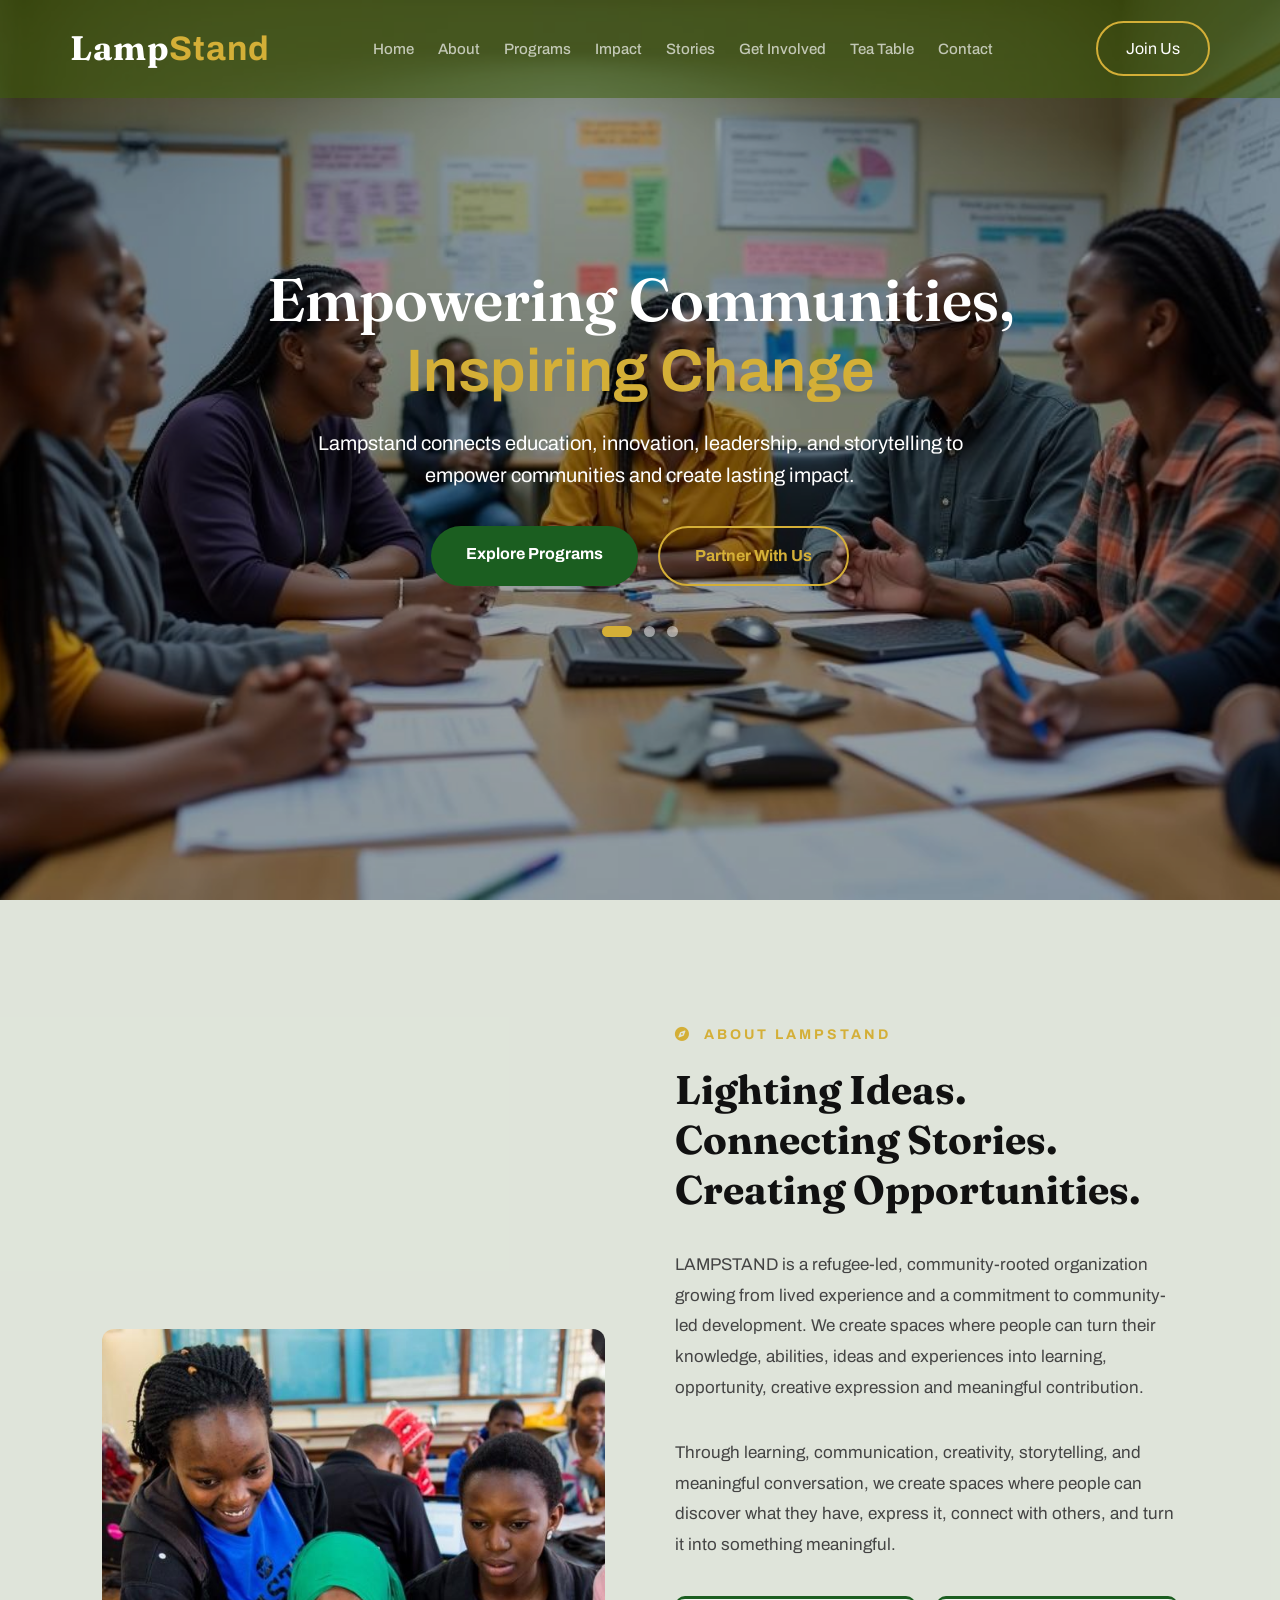
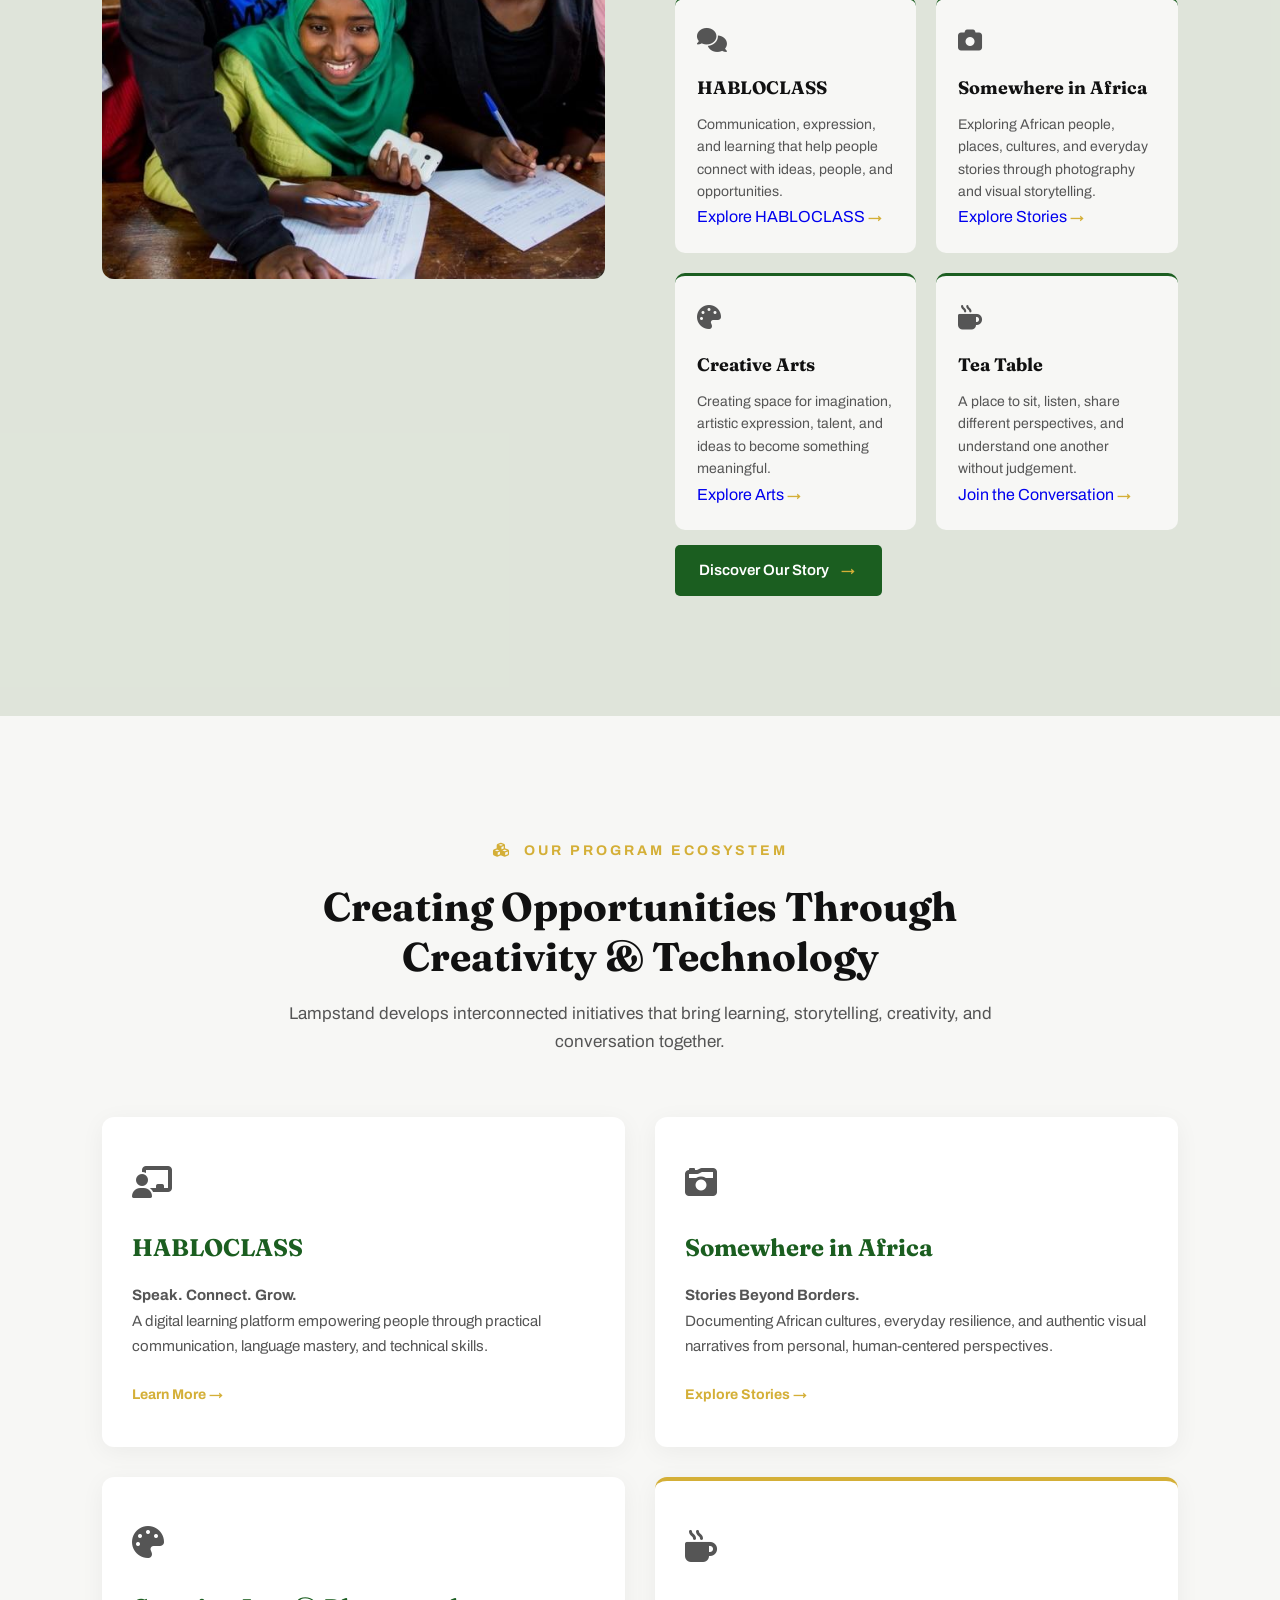
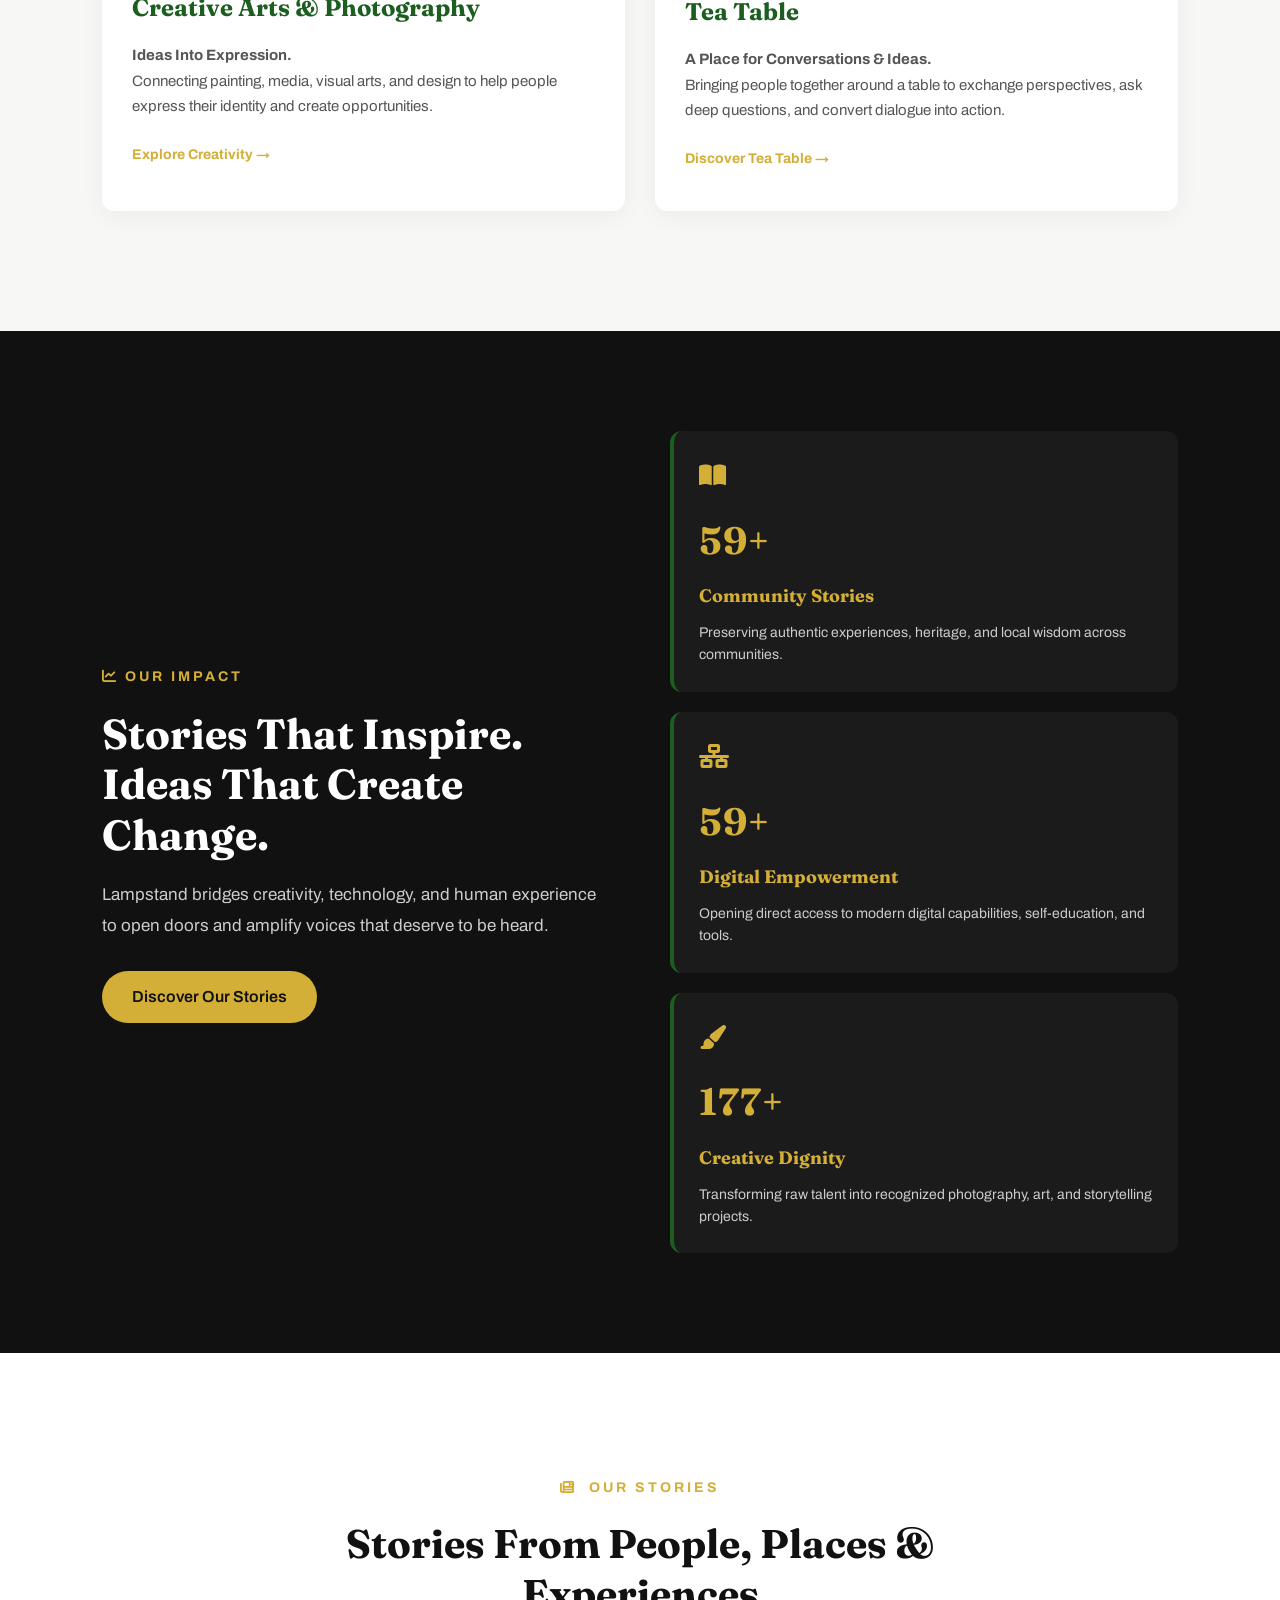
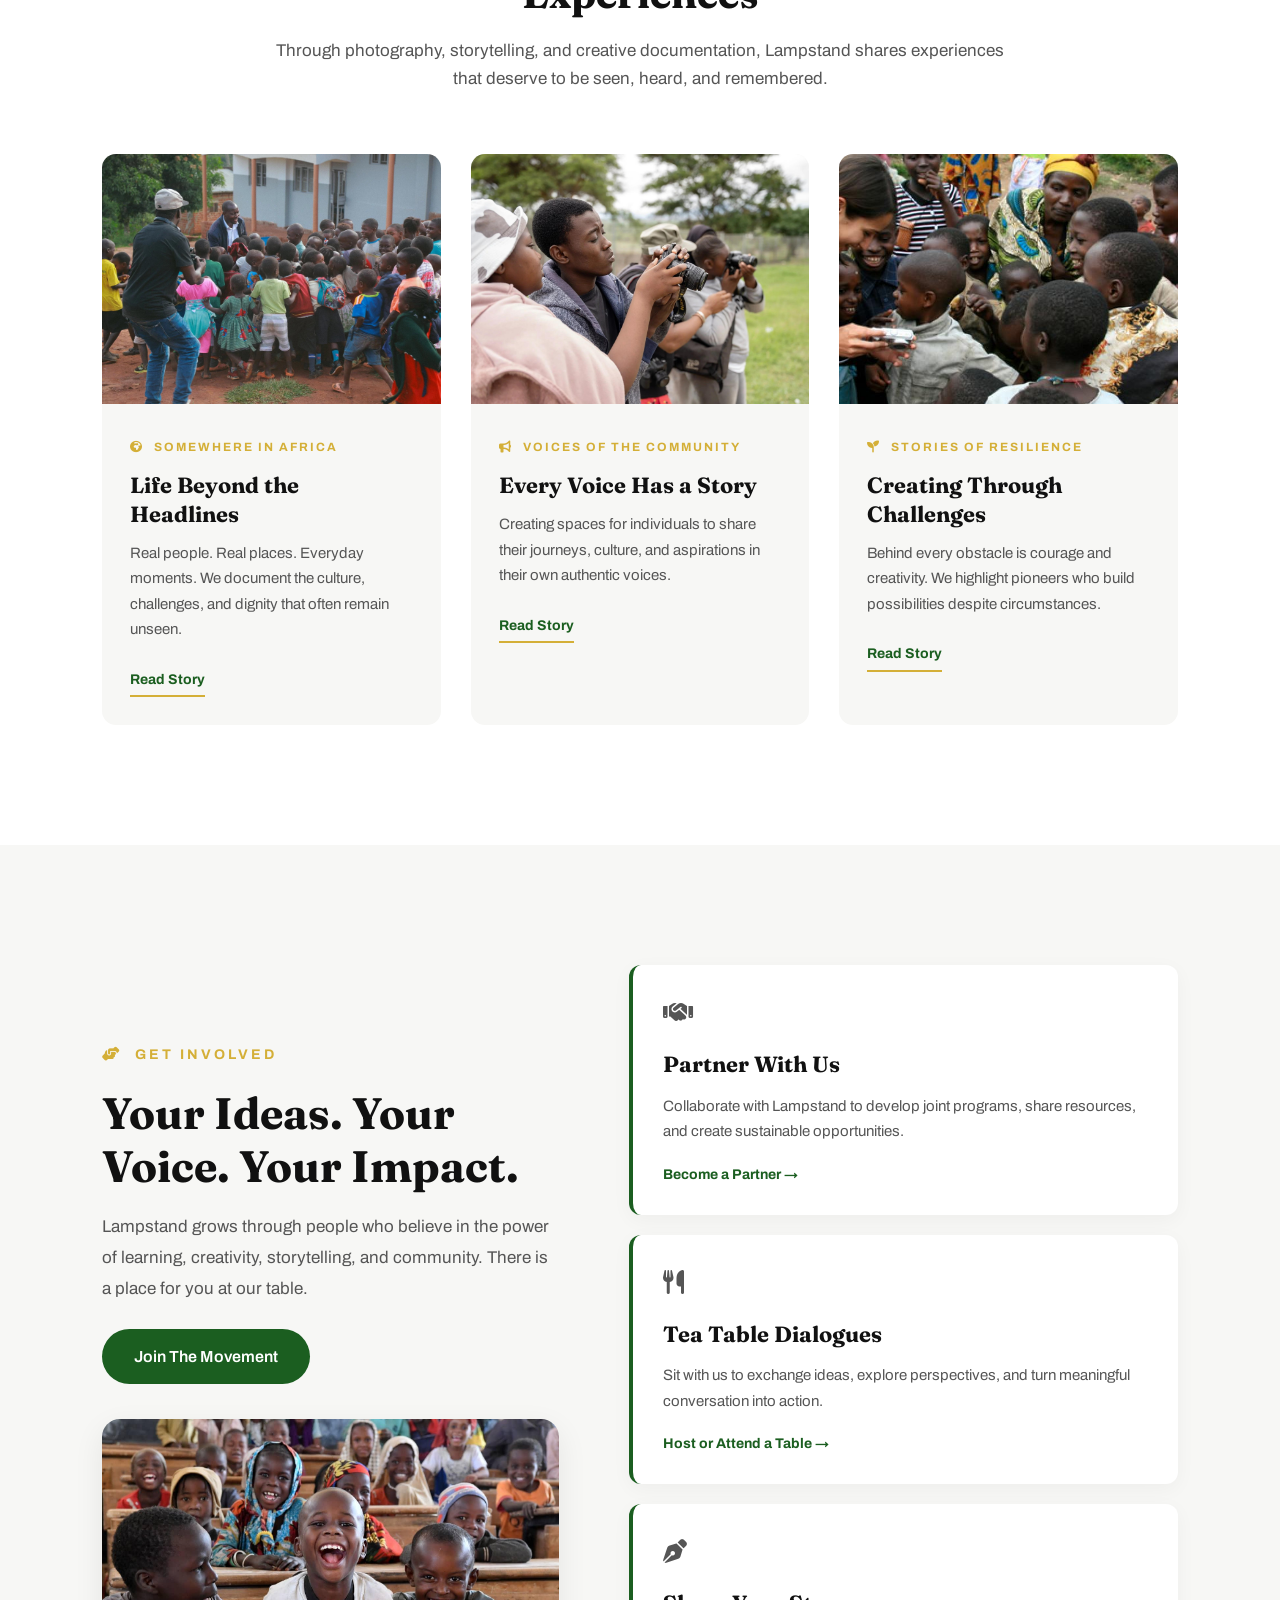
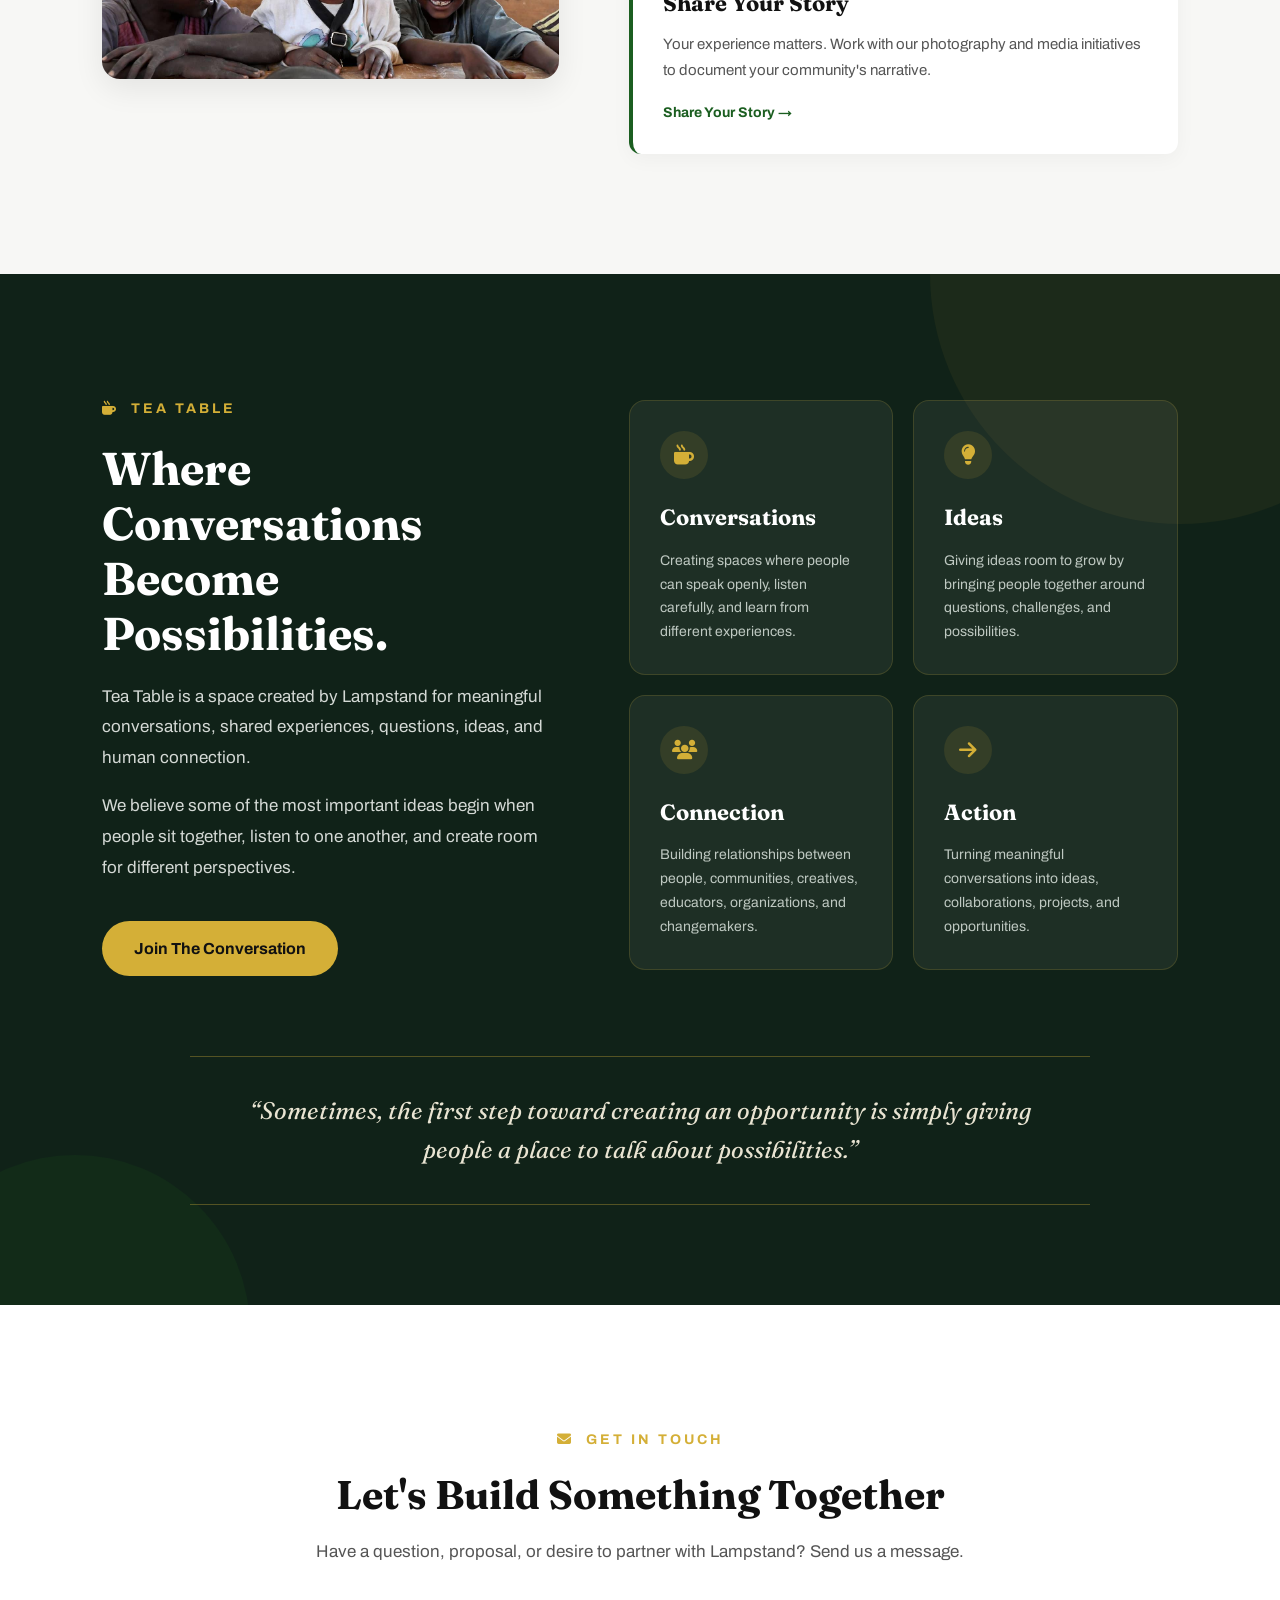
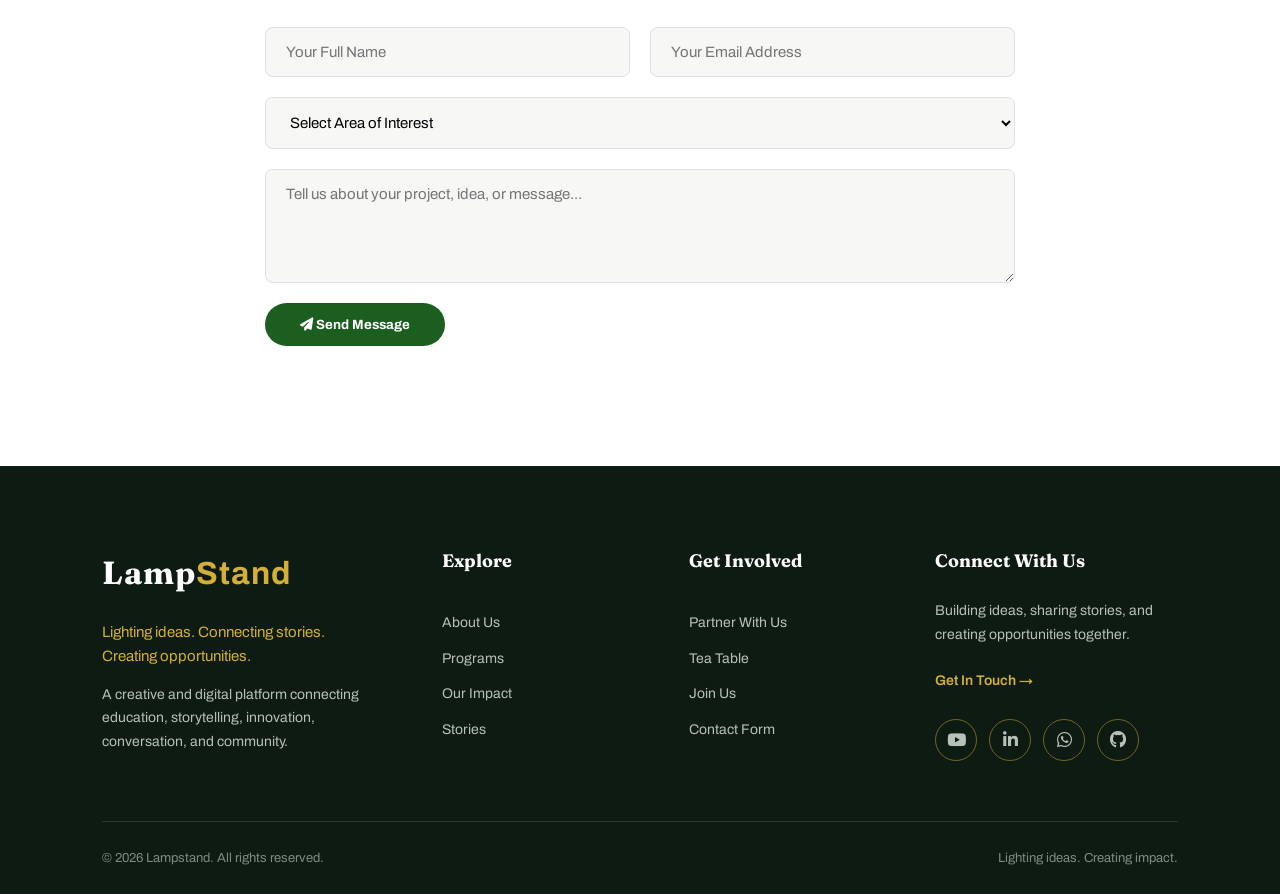
<file: index.html>
<!DOCTYPE html>
<html lang="en">
<head>
    <meta charset="UTF-8">
    <meta name="viewport" content="width=device-width, initial-scale=1.0">

    <title>Lampstand | Empowering Communities, Inspiring Change</title>

    <!-- Google Fonts -->
    <link rel="preconnect" href="https://fonts.googleapis.com">
    <link rel="preconnect" href="https://fonts.gstatic.com" crossorigin>

    <link href="https://fonts.googleapis.com/css2?family=Archivo:wght@400;500;600;700&family=Fraunces:opsz,wght@9..144,400;9..144,500;9..144,600;9..144,700&display=swap" rel="stylesheet">

    <!-- FontAwesome for Section & Social Icons -->
    <link rel="stylesheet" href="https://cdnjs.cloudflare.com/ajax/libs/font-awesome/6.5.1/css/all.min.css">

    <!-- CSS Stylesheet -->
    <link rel="stylesheet" href="style.css">
    <link rel="stylesheet" href="project.css">

 

</head>

<body>

    
    <!-- ==========================
         SITE HEADER / NAVIGATION
    =========================== -->

    <header id="site-header" class="site-header">

        <div class="logo">
            Lamp<span>Stand</span>
        </div>
        

        <nav class="nav-menu" id="nav-menu">
            <ul>
                <li><a href="#hero">Home</a></li>
                <li><a href="#about">About</a></li>
                <li><a href="#programs">Programs</a></li>
                <li><a href="#impact">Impact</a></li>
                <li><a href="#stories">Stories</a></li>
                <li><a href="#get-involved">Get Involved</a></li>
                <li><a href="#tea-table">Tea Table</a></li>
                <li><a href="#contact">Contact</a></li>
            </ul>
        </nav>

        <a href="#contact" class="join-btn">Join Us</a>

        <button class="menu-toggle" id="menu-toggle" aria-label="Open navigation">
            <span></span>
            <span></span>
            <span></span>
        </button>

    </header>


    <!-- ==========================
         HERO SECTION
    =========================== -->

    <section class="hero" id="hero">

        <div class="hero-slider">

            <img src="hero1.jpeg"
                 class="slide active"
                 alt="Lampstand community background 1">

            <img src="kids smile.jpeg"
                 class="slide"
                 alt="Lampstand learning and education background 2">

            <img src="hero3.jpeg"
                 class="slide"
                 alt="Lampstand creativity background 3">
            <img src="arts4.png"
                 class="slide"
                 alt="Lampstand creativity background 3">


        </div>

        <div class="hero-overlay"></div>

        <div class="hero-content">

            <h1 id="hero-title">
                Empowering Communities,
                <span>Inspiring Change</span>
            </h1>

            <p id="hero-text">
                Lampstand connects education, innovation, leadership, and storytelling to empower communities and create lasting impact.
            </p>

            <div class="hero-buttons">

                <a href="#programs"
                   id="hero-btn1"
                   class="primary-btn">
                    Explore Programs
                </a>

                <a href="#contact"
                   id="hero-btn2"
                   class="secondary-btn">
                    Partner With Us
                </a>

            </div>

            <div class="slider-dots">

                <button class="dot active"
                        data-slide="0"
                        aria-label="Slide 1">
                </button>

                <button class="dot"
                        data-slide="1"
                        aria-label="Slide 2">
                </button>

                <button class="dot"
                        data-slide="2"
                        aria-label="Slide 3">
                </button>

            </div>

        </div>

    </section>
     <!-- ==========================
     ABOUT SECTION
=========================== -->

<section class="about" id="about">

    <div class="about-container">

        <!-- About Image -->
        <div class="about-image">

            <img src="hero4.jpeg"
                 alt="Lampstand community work">

        </div>


        <!-- About Content -->
        <div class="about-content">

            <span class="about-label">
                <i class="fas fa-compass"></i>
                ABOUT LAMPSTAND
            </span>


            <h2>
                Lighting Ideas. Connecting Stories. Creating Opportunities.
            </h2>


            <p class="about-intro">
                <p>
    LAMPSTAND is a refugee-led, community-rooted organization
    growing from lived experience and a commitment to community-led
    development. We create spaces where people can turn their
    knowledge, abilities, ideas and experiences into learning,
    opportunity, creative expression and meaningful contribution.
               </p>
            </p>


            <p>
                Through learning, communication, creativity,
                storytelling, and meaningful conversation, we create
                spaces where people can discover what they have,
                express it, connect with others, and turn it into
                something meaningful.
            </p>


            <!-- ==========================
                 LAMPSTAND PROJECTS
            =========================== -->

            <div class="about-cards">


                <!-- HABLOCLASS -->

                <div class="about-card">

                    <div class="card-icon">
                        <i class="fas fa-comments"></i>
                    </div>

                    <h3>
                        HABLOCLASS
                    </h3>

                    <p>
                        Communication, expression, and learning
                        that help people connect with ideas,
                        people, and opportunities.
                    </p>

                    <a href="habloclass.html"
                       class="card-link">
                        Explore HABLOCLASS
                        <span>→</span>
                    </a>

                </div>


                <!-- SOMEWHERE IN AFRICA -->

                <div class="about-card">

                    <div class="card-icon">
                        <i class="fas fa-camera"></i>
                    </div>

                    <h3>
                        Somewhere in Africa
                    </h3>

                    <p>
                        Exploring African people, places, cultures,
                        and everyday stories through photography
                        and visual storytelling.
                    </p>

                    <a href="somewhere.html"
                       class="card-link">
                        Explore Stories
                        <span>→</span>
                    </a>

                </div>


                <!-- CREATIVE ARTS -->

                <div class="about-card">

                    <div class="card-icon">
                        <i class="fas fa-palette"></i>
                    </div>

                    <h3>
                        Creative Arts
                    </h3>

                    <p>
                        Creating space for imagination, artistic
                        expression, talent, and ideas to become
                        something meaningful.
                    </p>

                    <a href="creative-arts.html"
                       class="card-link">
                        Explore Arts
                        <span>→</span>
                    </a>

                </div>


                <!-- TEA TABLE -->

                <div class="about-card">

                    <div class="card-icon">
                        <i class="fas fa-mug-hot"></i>
                    </div>

                    <h3>
                        Tea Table
                    </h3>

                    <p>
                        A place to sit, listen, share different
                        perspectives, and understand one another
                        without judgement.
                    </p>

                    <a href="tea-table.html"
                       class="card-link">
                        Join the Conversation
                        <span>→</span>
                    </a>

                </div>


            </div>


            <!-- FULL ABOUT PAGE -->

            <div class="about-button-container">

                <a href="about.html"
                   class="about-btn">

                    Discover Our Story

                    <span class="about-btn-arrow">
                        →
                    </span>

                </a>

            </div>


        </div>

    </div>

</section>

    <!-- ==========================
         PROGRAMS / ECOSYSTEM
    =========================== -->

    <section class="programs" id="programs">

        <div class="section-title">

            <span><i class="fas fa-cubes"></i> OUR PROGRAM ECOSYSTEM</span>

            <h2>
                Creating Opportunities Through Creativity &amp; Technology
            </h2>

            <p>
                Lampstand develops interconnected initiatives that bring learning, storytelling, creativity, and conversation together.
            </p>

        </div>


        <div class="program-container">


            <!-- HABLOCLASS -->

            <div class="program-card">

                <div class="card-icon-lg"><i class="fas fa-chalkboard-teacher"></i></div>

                <h3>
                    HABLOCLASS
                </h3>

                <p>

                    <strong>
                        Speak. Connect. Grow.
                    </strong>

                    <br>

                    A digital learning platform empowering people through practical communication, language mastery, and technical skills.

                </p>

                <a href="habloclass.html">
                    Learn More &rarr;
                </a>

            </div>


            <!-- SOMEWHERE IN AFRICA -->

            <div class="program-card">

                <div class="card-icon-lg"><i class="fas fa-camera-retro"></i></div>

                <h3>
                    Somewhere in Africa
                </h3>

                <p>

                    <strong>
                        Stories Beyond Borders.
                    </strong>

                    <br>

                    Documenting African cultures, everyday resilience, and authentic visual narratives from personal, human-centered perspectives.

                </p>

                <a href="somewhere.html">
                    Explore Stories &rarr;
                </a>

            </div>


            <!-- CREATIVE ARTS -->

            <div class="program-card">

                <div class="card-icon-lg"><i class="fas fa-palette"></i></div>

                <h3>
                    Creative Arts &amp; Photography
                </h3>

                <p>

                    <strong>
                        Ideas Into Expression.
                    </strong>

                    <br>

                    Connecting painting, media, visual arts, and design to help people express their identity and create opportunities.

                </p>

                <a href="creative-arts.html">
                    Explore Creativity &rarr;
                </a>

            </div>


            <!-- TEA TABLE -->

            <div class="program-card tea-program-card">

                <div class="card-icon-lg"><i class="fas fa-mug-hot"></i></div>

                <h3>
                    Tea Table
                </h3>

                <p>

                    <strong>
                        A Place for Conversations &amp; Ideas.
                    </strong>

                    <br>

                    Bringing people together around a table to exchange perspectives, ask deep questions, and convert dialogue into action.

                </p>

                <a href="tea-table.html">
                    Discover Tea Table &rarr;
                </a>

            </div>


        </div>

    </section>


    <!-- ==========================
         IMPACT SECTION
    =========================== -->

    <section class="impact" id="impact">

        <div class="impact-container">

            <div class="impact-content">

                <span><i class="fas fa-chart-line"></i> OUR IMPACT</span>

                <h2>
                    Stories That Inspire. Ideas That Create Change.
                </h2>

                <p>
                    Lampstand bridges creativity, technology, and human experience to open doors and amplify voices that deserve to be heard.
                </p>

                <a href="#stories"
                   class="impact-btn">
                    Discover Our Stories
                </a>

            </div>


            <div class="impact-cards">

                <div class="impact-card">
                    <div class="card-icon"><i class="fas fa-book-open"></i></div>
                    <div class="counter-number" data-target="150">0</div>
                    <h3>
                        Community Stories
                    </h3>

                    <p>
                        Preserving authentic experiences, heritage, and local wisdom across communities.
                    </p>

                </div>


                <div class="impact-card">
                    <div class="card-icon"><i class="fas fa-network-wired"></i></div>
                     <div class="counter-number" data-target="200">0</div>
                    <h3>
                        Digital Empowerment
                    </h3>

                    <p>
                        Opening direct access to modern digital capabilities, self-education, and tools.
                    </p>

                </div>


                <div class="impact-card">
                    <div class="card-icon"><i class="fas fa-paint-brush"></i></div>
                    <div class="counter-number" data-target="450">0</div>
                    <h3>
                        Creative Dignity
                    </h3>

                    <p>
                        Transforming raw talent into recognized photography, art, and storytelling projects.
                    </p>

                </div>

            </div>

        </div>

    </section>


    <!-- ==========================
         STORIES SECTION
    =========================== -->

    <section class="stories" id="stories">

        <div class="section-title">

            <span><i class="fas fa-newspaper"></i> OUR STORIES</span>

            <h2>
                Stories From People, Places &amp; Experiences
            </h2>

            <p>
                Through photography, storytelling, and creative documentation, Lampstand shares experiences that deserve to be seen, heard, and remembered.
            </p>

        </div>


        <div class="stories-container">


            <!-- STORY 1 -->

            <article class="story-card">

                <div class="story-image">

                    <img src="stories1.jpeg"
                         alt="African community life">

                </div>

                <div class="story-content">

                    <span>
                        <i class="fas fa-globe-africa"></i> Somewhere in Africa
                    </span>

                    <h3>
                        Life Beyond the Headlines
                    </h3>

                    <p>
                        Real people. Real places. Everyday moments. We document the culture, challenges, and dignity that often remain unseen.
                    </p>

                    <a href="#contact">
                        Read Story
                    </a>

                </div>

            </article>


            <!-- STORY 2 -->

            <article class="story-card">

                <div class="story-image">

                    <img src="stories2.jpeg"
                         alt="Community member speaking">

                </div>

                <div class="story-content">

                    <span>
                        <i class="fas fa-bullhorn"></i> Voices of the Community
                    </span>

                    <h3>
                        Every Voice Has a Story
                    </h3>

                    <p>
                        Creating spaces for individuals to share their journeys, culture, and aspirations in their own authentic voices.
                    </p>

                    <a href="#contact">
                        Read Story
                    </a>

                </div>

            </article>


            <!-- STORY 3 -->

            <article class="story-card">

                <div class="story-image">

                    <img src="stories3.jpeg"
                         alt="Youth building solutions">

                </div>

                <div class="story-content">

                    <span>
                        <i class="fas fa-seedling"></i> Stories of Resilience
                    </span>

                    <h3>
                        Creating Through Challenges
                    </h3>

                    <p>
                        Behind every obstacle is courage and creativity. We highlight pioneers who build possibilities despite circumstances.
                    </p>

                    <a href="#contact">
                        Read Story
                    </a>

                </div>

            </article>


        </div>

    </section>


    <!-- ==========================
         GET INVOLVED SECTION
    =========================== -->

    <section class="get-involved" id="get-involved">

        <div class="get-involved-container">


            <div class="get-involved-content">

                <span>
                    <i class="fas fa-hands-helping"></i> GET INVOLVED
                </span>

                <h2>
                    Your Ideas. Your Voice. Your Impact.
                </h2>

                <p>
                    Lampstand grows through people who believe in the power of learning, creativity, storytelling, and community. There is a place for you at our table.
                </p>

                <a href="#contact"
                   class="involved-btn">
                    Join The Movement
                </a>


                <div class="get-involved-image">

                    <img src="get involved.jpeg"
                         alt="Community members collaborating">

                </div>

            </div>


            <div class="involved-cards">


                <div class="involved-card">

                    <div class="card-icon"><i class="fas fa-handshake"></i></div>

                    <h3>
                        Partner With Us
                    </h3>

                    <p>
                        Collaborate with Lampstand to develop joint programs, share resources, and create sustainable opportunities.
                    </p>

                    <a href="#contact">
                        Become a Partner &rarr;
                    </a>

                </div>


                <div class="involved-card">

                    <div class="card-icon"><i class="fas fa-utensils"></i></div>

                    <h3>
                        Tea Table Dialogues
                    </h3>

                    <p>
                        Sit with us to exchange ideas, explore perspectives, and turn meaningful conversation into action.
                    </p>

                    <a href="#tea-table">
                        Host or Attend a Table &rarr;
                    </a>

                </div>


                <div class="involved-card">

                    <div class="card-icon"><i class="fas fa-pen-nib"></i></div>

                    <h3>
                        Share Your Story
                    </h3>

                    <p>
                        Your experience matters. Work with our photography and media initiatives to document your community's narrative.
                    </p>

                    <a href="#contact">
                        Share Your Story &rarr;
                    </a>

                </div>


            </div>

        </div>

    </section>


    <!-- ==========================
         TEA TABLE SECTION
    =========================== -->

    <section class="tea-table" id="tea-table">

        <div class="tea-table-container">


            <div class="tea-table-intro">

                <span>
                    <i class="fas fa-mug-hot"></i> TEA TABLE
                </span>

                <h2>
                    Where Conversations Become Possibilities.
                </h2>

                <p>
                    Tea Table is a space created by Lampstand for meaningful conversations, shared experiences, questions, ideas, and human connection.
                </p>

                <p>
                    We believe some of the most important ideas begin when people sit together, listen to one another, and create room for different perspectives.
                </p>

                <a href="#contact"
                   class="tea-table-btn">
                    Join The Conversation
                </a>

            </div>


            <div class="tea-table-content">


                <div class="tea-table-feature">

                    <div class="tea-icon">
                        <i class="fas fa-mug-hot"></i>
                    </div>

                    <h3>
                        Conversations
                    </h3>

                    <p>
                        Creating spaces where people can speak openly, listen carefully, and learn from different experiences.
                    </p>

                </div>


                <div class="tea-table-feature">

                    <div class="tea-icon">
                        <i class="fas fa-lightbulb"></i>
                    </div>

                    <h3>
                        Ideas
                    </h3>

                    <p>
                        Giving ideas room to grow by bringing people together around questions, challenges, and possibilities.
                    </p>

                </div>


                <div class="tea-table-feature">

                    <div class="tea-icon">
                        <i class="fas fa-users"></i>
                    </div>

                    <h3>
                        Connection
                    </h3>

                    <p>
                        Building relationships between people, communities, creatives, educators, organizations, and changemakers.
                    </p>

                </div>


                <div class="tea-table-feature">

                    <div class="tea-icon">
                        <i class="fas fa-arrow-right"></i>
                    </div>

                    <h3>
                        Action
                    </h3>

                    <p>
                        Turning meaningful conversations into ideas, collaborations, projects, and opportunities.
                    </p>

                </div>


            </div>

        </div>


        <div class="tea-table-quote">

            <p>
                “Sometimes, the first step toward creating an opportunity is simply giving people a place to talk about possibilities.”
            </p>

        </div>

    </section>
<!-- ==========================
     CONTACT SECTION
=========================== -->

<section class="contact-section" id="contact">

    <div class="section-title">
        <span>
            <i class="fas fa-envelope"></i> GET IN TOUCH
        </span>
        <h2>
            Let's Build Something Together
        </h2>
        <p>
            Have a question, proposal, or desire to partner with Lampstand? Send us a message.
        </p>
    </div>

    <form class="contact-form-container" action="https://api.web3forms.com/submit" method="POST">

        <!-- Web3Forms Access Key -->
        <input type="hidden" name="access_key" value="ad47d394-2473-4fcf-a515-ffc286f2abf7">

        <!-- Optional: Redirect back or prevent default page navigation if needed -->
        <input type="hidden" name="from_name" value="Lampstand Website Visitor">

        <div class="form-group">
            <input type="text"
                   name="name"
                   placeholder="Your Full Name"
                   required>

            <input type="email"
                   name="email"
                   placeholder="Your Email Address"
                   required>
        </div>

        <div class="form-group">
            <select name="interest_area" required>
                <option value="" disabled selected>
                    Select Area of Interest
                </option>
                <option value="Organizational Partnership (RLO/NGO/ASBL)">
                    Organizational Partnership 
                </option>
                <option value="Habloclass & Digital Skills">
                    Habloclass &amp; Digital Skills
                </option>
                <option value="Tea Table Conversations">
                    Tea Table Conversations
                </option>
                <option value="Somewhere in Africa / Storytelling">
                    Somewhere in Africa / Storytelling
                </option>
                <option value="Creative Arts & Photography">
                    Creative Arts &amp; Photography
                </option>
            </select>
        </div>

        <textarea name="message"
                  rows="5"
                  placeholder="Tell us about your project, idea, or message..."
                  required></textarea>

        <button type="submit" class="primary-btn">
            <i class="fas fa-paper-plane"></i> Send Message
        </button>

    </form>

</section>

    <!-- ==========================
         FOOTER
    =========================== -->

    <footer class="site-footer">

        <div class="footer-container">


            <div class="footer-brand">

                <div class="footer-logo">
                    Lamp<span>Stand</span>
                </div>

                <p>
                    Lighting ideas. Connecting stories. Creating opportunities.
                </p>

                <p class="footer-description">
                    A creative and digital platform connecting education, storytelling, innovation, conversation, and community.
                </p>

            </div>


            <div class="footer-links">

                <h3>
                    Explore
                </h3>

                <a href="#about">
                    About Us
                </a>

                <a href="#programs">
                    Programs
                </a>

                <a href="#impact">
                    Our Impact
                </a>

                <a href="#stories">
                    Stories
                </a>

            </div>


            <div class="footer-links">

                <h3>
                    Get Involved
                </h3>

                <a href="#get-involved">
                    Partner With Us
                </a>

                <a href="#tea-table">
                    Tea Table
                </a>

                <a href="#get-involved">
                    Join Us
                </a>

                <a href="#contact">
                    Contact Form
                </a>

            </div>


            <div class="footer-contact">

                <h3>
                    Connect With Us
                </h3>

                <p>
                    Building ideas, sharing stories, and creating opportunities together.
                </p>

                <a href="#contact">
                    Get In Touch &rarr;
                </a>


                <div class="social-links">

                    <a href="#"
                       aria-label="Lampstand on YouTube">
                        <i class="fab fa-youtube"></i>
                    </a>

                    <a href="#"
                       aria-label="Lampstand on LinkedIn">
                        <i class="fab fa-linkedin-in"></i>
                    </a>

                    <a href="#"
                       aria-label="Lampstand on WhatsApp">
                        <i class="fab fa-whatsapp"></i>
                    </a>
                    <a href="https://github.com/P-KARAKURA"
                       aria-label="Lampstand on GitHub">
                        <i class="fab fa-github"></i>
                    </a>

                </div>

            </div>

        </div>


        <div class="footer-bottom">

            <p>
                &copy; 2026 Lampstand. All rights reserved.
            </p>

            <p>
                Lighting ideas. Creating impact.
            </p>

        </div>

    </footer>


    <!-- JavaScript File -->
    <script src="script.js"></script>
    <script src="project.js"></script>  
    <script src="about.js"></script>


</body>
</html>
</file>
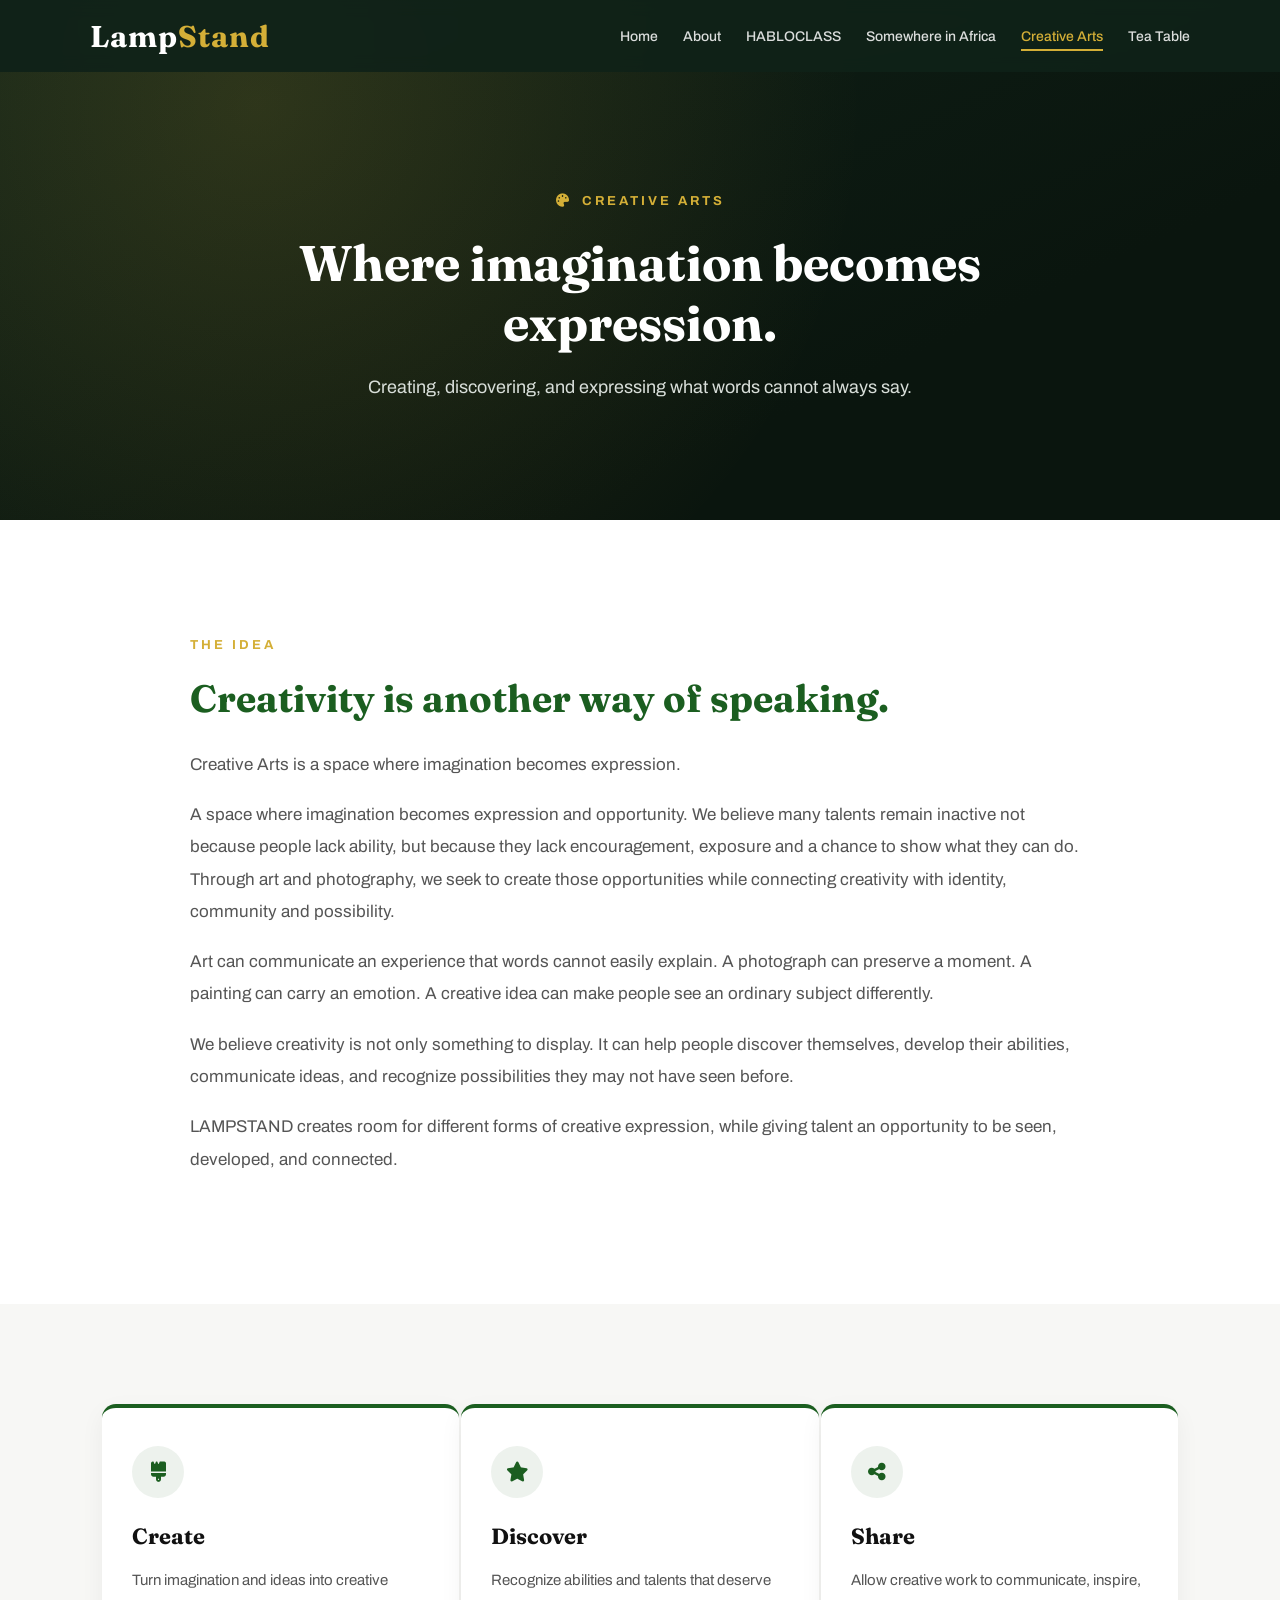
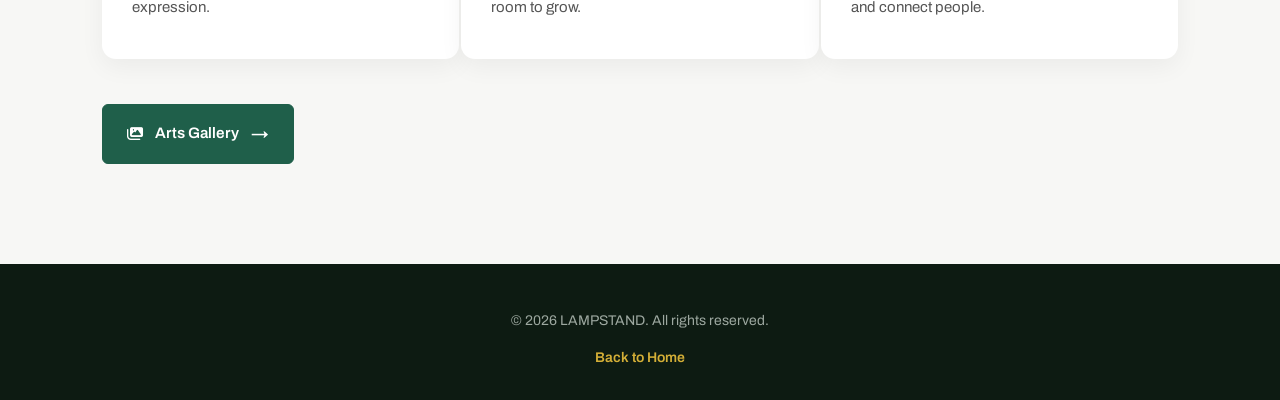
<file: creative-arts.html>
<!DOCTYPE html>
<html lang="en">

<head>

    <meta charset="UTF-8">

    <meta name="viewport" content="width=device-width, initial-scale=1.0">

    <title>Creative Arts | LAMPSTAND</title>

    <!-- Google Fonts -->
    <link rel="preconnect" href="https://fonts.googleapis.com">
    <link rel="preconnect" href="https://fonts.gstatic.com" crossorigin>
    <link
        href="https://fonts.googleapis.com/css2?family=Archivo:wght@400;500;600;700&family=Fraunces:opsz,wght@9..144,500;9..144,600;9..144,700&display=swap"
        rel="stylesheet"
    >

    <!-- Font Awesome -->
    <link
        rel="stylesheet"
        href="https://cdnjs.cloudflare.com/ajax/libs/font-awesome/6.5.2/css/all.min.css"
    >

    <!-- Project CSS (shared with About page's design system) -->
    <link rel="stylesheet" href="project.css">

</head>

<body>


    <header class="about-header">

        <a href="index.html" class="about-logo">
            Lamp<span>Stand</span>
        </a>


        <nav class="about-nav">

            <ul>

                <li><a href="index.html">Home</a></li>

                <li><a href="about.html">About</a></li>

                <li><a href="habloclass.html">HABLOCLASS</a></li>

                <li><a href="somewhere.html">Somewhere in Africa</a></li>

                <li><a href="creative-arts.html" class="active">Creative Arts</a></li>

                <li><a href="tea-table.html">Tea Table</a></li>

            </ul>

        </nav>


        <button class="about-menu-toggle" aria-label="Open navigation">
            <span></span>
            <span></span>
            <span></span>
        </button>

    </header>


    <section class="inner-hero project-hero">

        <div class="inner-hero-content">

            <span>
                <i class="fas fa-palette"></i>
                CREATIVE ARTS
            </span>

            <h1>
                Where imagination becomes expression.
            </h1>

            <p>
                Creating, discovering, and expressing what
                words cannot always say.
            </p>

        </div>

    </section>


    <section class="inner-section">

        <div class="content-container">

            <span class="section-tag">
                THE IDEA
            </span>

            <h2>
                Creativity is another way of speaking.
            </h2>

            <p>
                Creative Arts is a space where imagination becomes
                expression.
            </p>
            <p>
               A space where imagination becomes expression and opportunity.
               We believe many talents remain inactive not because people lack
               ability, but because they lack encouragement, exposure and a chance
               to show what they can do. Through art and photography, we seek to
               create those opportunities while connecting creativity with identity,
               community and possibility.
</p>
            

            <p>
                Art can communicate an experience that words cannot
                easily explain. A photograph can preserve a moment.
                A painting can carry an emotion. A creative idea can
                make people see an ordinary subject differently.
            </p>

            <p>
                We believe creativity is not only something to display.
                It can help people discover themselves, develop their
                abilities, communicate ideas, and recognize possibilities
                they may not have seen before.
            </p>

            <p>
                LAMPSTAND creates room for different forms of creative
                expression, while giving talent an opportunity to be
                seen, developed, and connected.
            </p>

        </div>

    </section>


    <section class="highlight-section">

        <div class="content-container">

            <div class="highlight-grid">

                <div>
                    <i class="fas fa-brush"></i>

                    <h3>Create</h3>

                    <p>
                        Turn imagination and ideas into
                        creative expression.
                    </p>
                </div>


                <div>
                    <i class="fas fa-star"></i>

                    <h3>Discover</h3>

                    <p>
                        Recognize abilities and talents that
                        deserve room to grow.
                    </p>
                </div>


                <div>
                    <i class="fas fa-share-nodes"></i>

                    <h3>Share</h3>

                    <p>
                        Allow creative work to communicate,
                        inspire, and connect people.
                    </p>
                </div>

            </div>

             <a href="Arts Galery/index.html" class="arts-gallery-btn">
              <i class="fas fa-images"></i>
              Arts Gallery
                 <span>→</span>
</a>
        </a>


        </div>

       

    </section>
    

    <footer class="inner-footer">

        <p>
            © 2026 LAMPSTAND. All rights reserved.
        </p>

        <a href="index.html">
            Back to Home
        </a>

    </footer>


    <script src="project.js"></script>

</body>

</html>
</file>
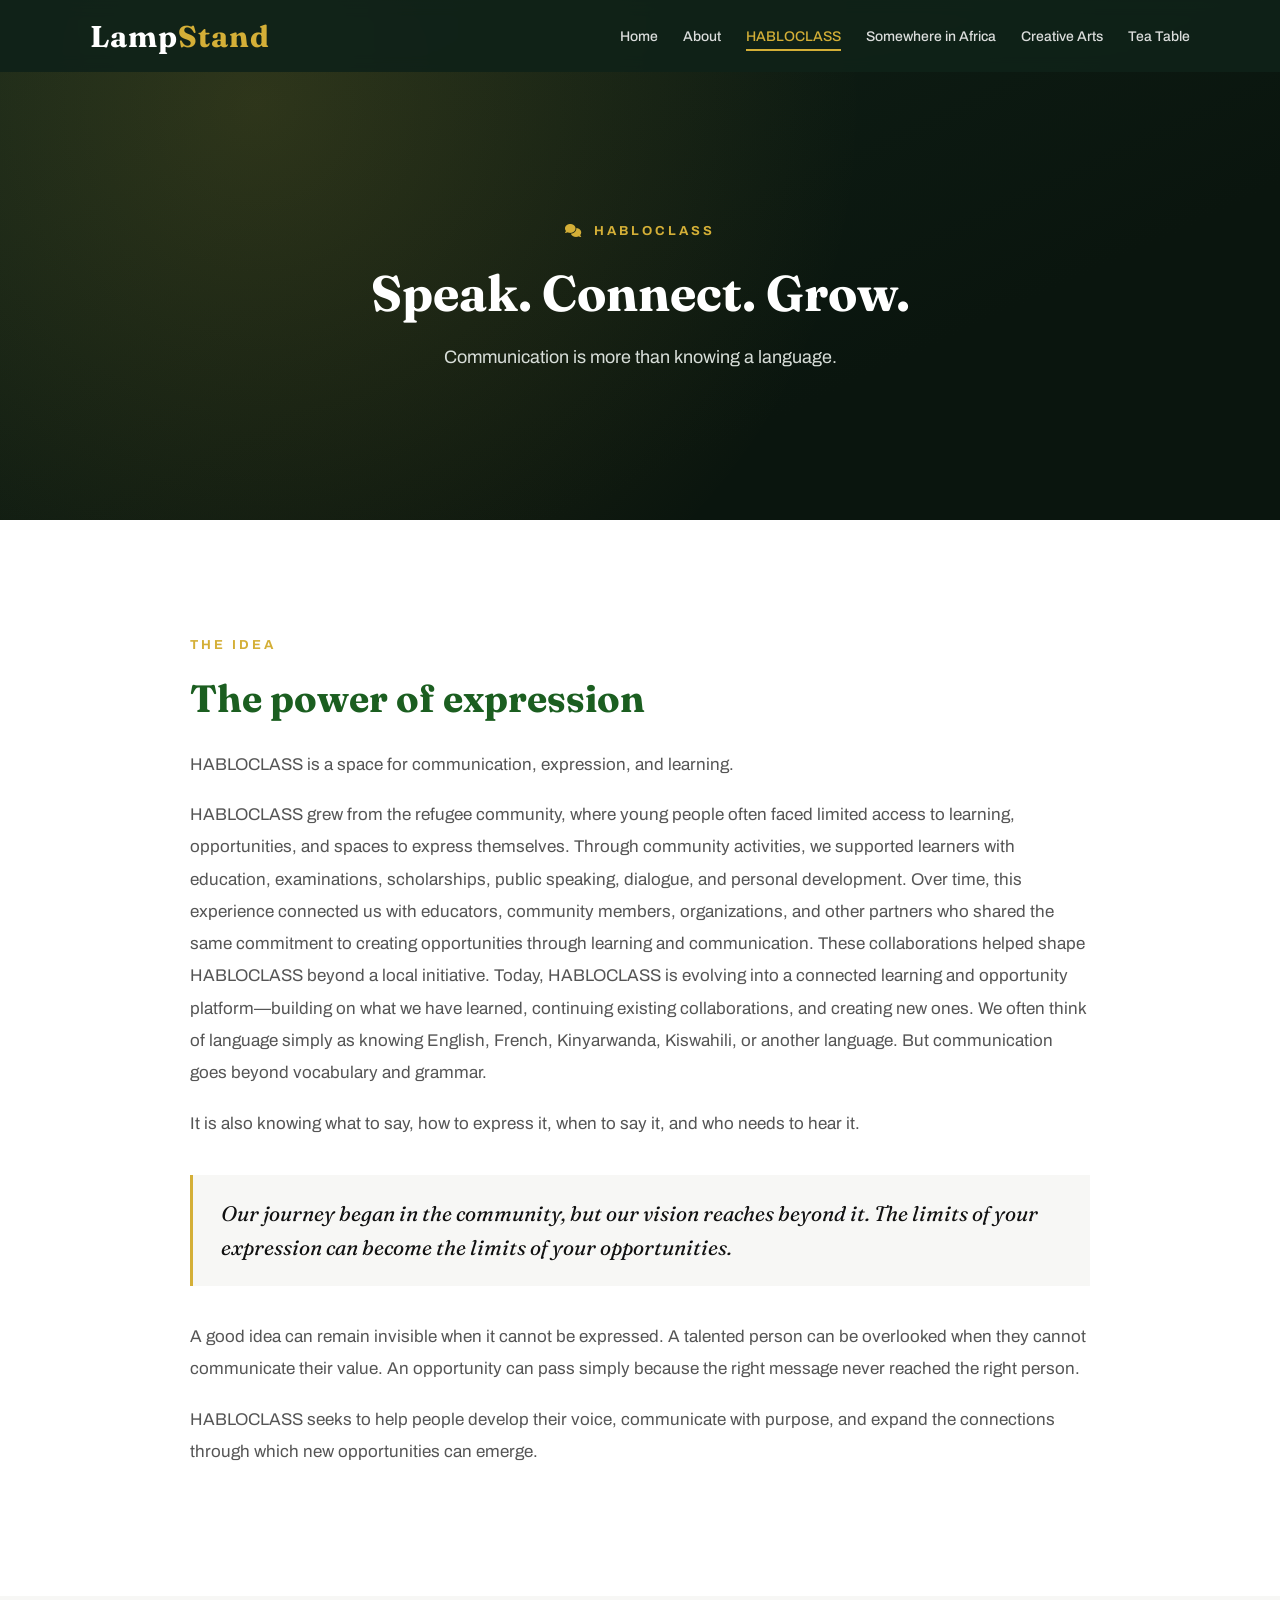
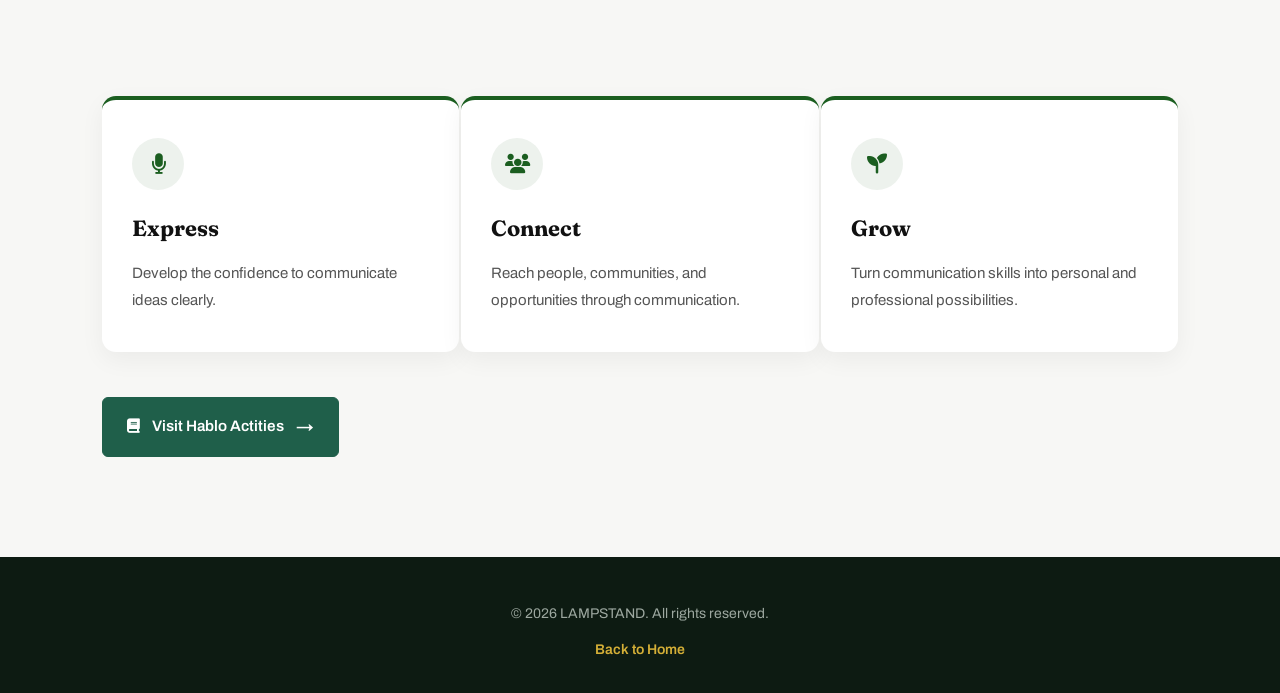
<file: habloclass.html>
<!DOCTYPE html>
<html lang="en">

<head>

    <meta charset="UTF-8">

    <meta name="viewport" content="width=device-width, initial-scale=1.0">

    <title>HABLOCLASS | LAMPSTAND</title>

    <!-- Google Fonts -->
    <link rel="preconnect" href="https://fonts.googleapis.com">
    <link rel="preconnect" href="https://fonts.gstatic.com" crossorigin>
    <link
        href="https://fonts.googleapis.com/css2?family=Archivo:wght@400;500;600;700&family=Fraunces:opsz,wght@9..144,500;9..144,600;9..144,700&display=swap"
        rel="stylesheet"
    >

    <!-- Font Awesome -->
    <link
        rel="stylesheet"
        href="https://cdnjs.cloudflare.com/ajax/libs/font-awesome/6.5.2/css/all.min.css"
    >

    <!-- Project CSS (shared with About page's design system) -->
    <link rel="stylesheet" href="project.css">

</head>

<body>


    <header class="about-header">

        <a href="index.html" class="about-logo">
            Lamp<span>Stand</span>
        </a>


        <nav class="about-nav">

            <ul>

                <li><a href="index.html">Home</a></li>

                <li><a href="about.html">About</a></li>

                <li><a href="habloclass.html" class="active">HABLOCLASS</a></li>

                <li><a href="somewhere.html">Somewhere in Africa</a></li>

                <li><a href="creative-arts.html">Creative Arts</a></li>

                <li><a href="tea-table.html">Tea Table</a></li>

            </ul>

        </nav>


        <button class="about-menu-toggle" aria-label="Open navigation">
            <span></span>
            <span></span>
            <span></span>
        </button>

    </header>


    <section class="inner-hero project-hero">

        <div class="inner-hero-content">

            <span>
                <i class="fas fa-comments"></i>
                HABLOCLASS
            </span>

            <h1>
                Speak. Connect. Grow.
            </h1>

            <p>
                Communication is more than knowing a language.
            </p>

        </div>

    </section>


    <section class="inner-section">

        <div class="content-container">

            <span class="section-tag">
                THE IDEA
            </span>

            <h2>
                The power of expression
            </h2>

            <p>
                HABLOCLASS is a space for communication,
                expression, and learning.
            </p>

            <p>
                HABLOCLASS grew from the refugee community, where young people often faced limited access to learning, opportunities, and spaces to express themselves.
                Through community activities, we supported learners with education, examinations, scholarships, public speaking, dialogue, and personal development.
                Over time, this experience connected us with educators, community members, organizations, and other partners who shared 
                the same commitment to creating opportunities through learning and communication. 
                These collaborations helped shape HABLOCLASS beyond a local initiative.
                Today, HABLOCLASS is evolving into a connected learning and 
                opportunity platform—building on what we have learned, 
                continuing existing collaborations, and creating new ones.
            
                
                We often think of language simply as knowing
                English, French, Kinyarwanda, Kiswahili, or
                another language. But communication goes beyond
                vocabulary and grammar.
            </p>

            <p>
                It is also knowing what to say, how to express it,
                when to say it, and who needs to hear it.
            </p>

            <blockquote>
                Our journey began in the community, but our vision reaches beyond it. <span>  
                 The limits of your expression can become
                the limits of your opportunities.
            </span>
             
            </blockquote>

            <p>
                A good idea can remain invisible when it cannot
                be expressed. A talented person can be overlooked
                when they cannot communicate their value.
                An opportunity can pass simply because the right
                message never reached the right person.
            </p>

            <p>
                HABLOCLASS seeks to help people develop their voice,
                communicate with purpose, and expand the connections
                through which new opportunities can emerge.
            </p>

        </div>

    </section>


    <section class="highlight-section">

        <div class="content-container">

            <div class="highlight-grid">

                <div>
                    <i class="fas fa-microphone"></i>
                    <h3>Express</h3>
                    <p>
                        Develop the confidence to communicate
                        ideas clearly.
                    </p>
                </div>

                <div>
                    <i class="fas fa-users"></i>
                    <h3>Connect</h3>
                    <p>
                        Reach people, communities, and
                        opportunities through communication.
                    </p>
                </div>

                <div>
                    <i class="fas fa-seedling"></i>
                    <h3>Grow</h3>
                    <p>
                        Turn communication skills into
                        personal and professional possibilities.
                    </p>
                </div>

            </div>

        </div>
         <a href="Arts Galery/hablo-class.html" class="arts-gallery-btn">
              <i class="fas fa-book"></i>
              Visit Hablo Actities
                 <span>→</span>
</a>

    </section>


    <footer class="inner-footer">

        <p>
            © 2026 LAMPSTAND. All rights reserved.
        </p>

        <a href="index.html">
            Back to Home
        </a>

    </footer>


    <script src="project.js"></script>

</body>

</html>
</file>
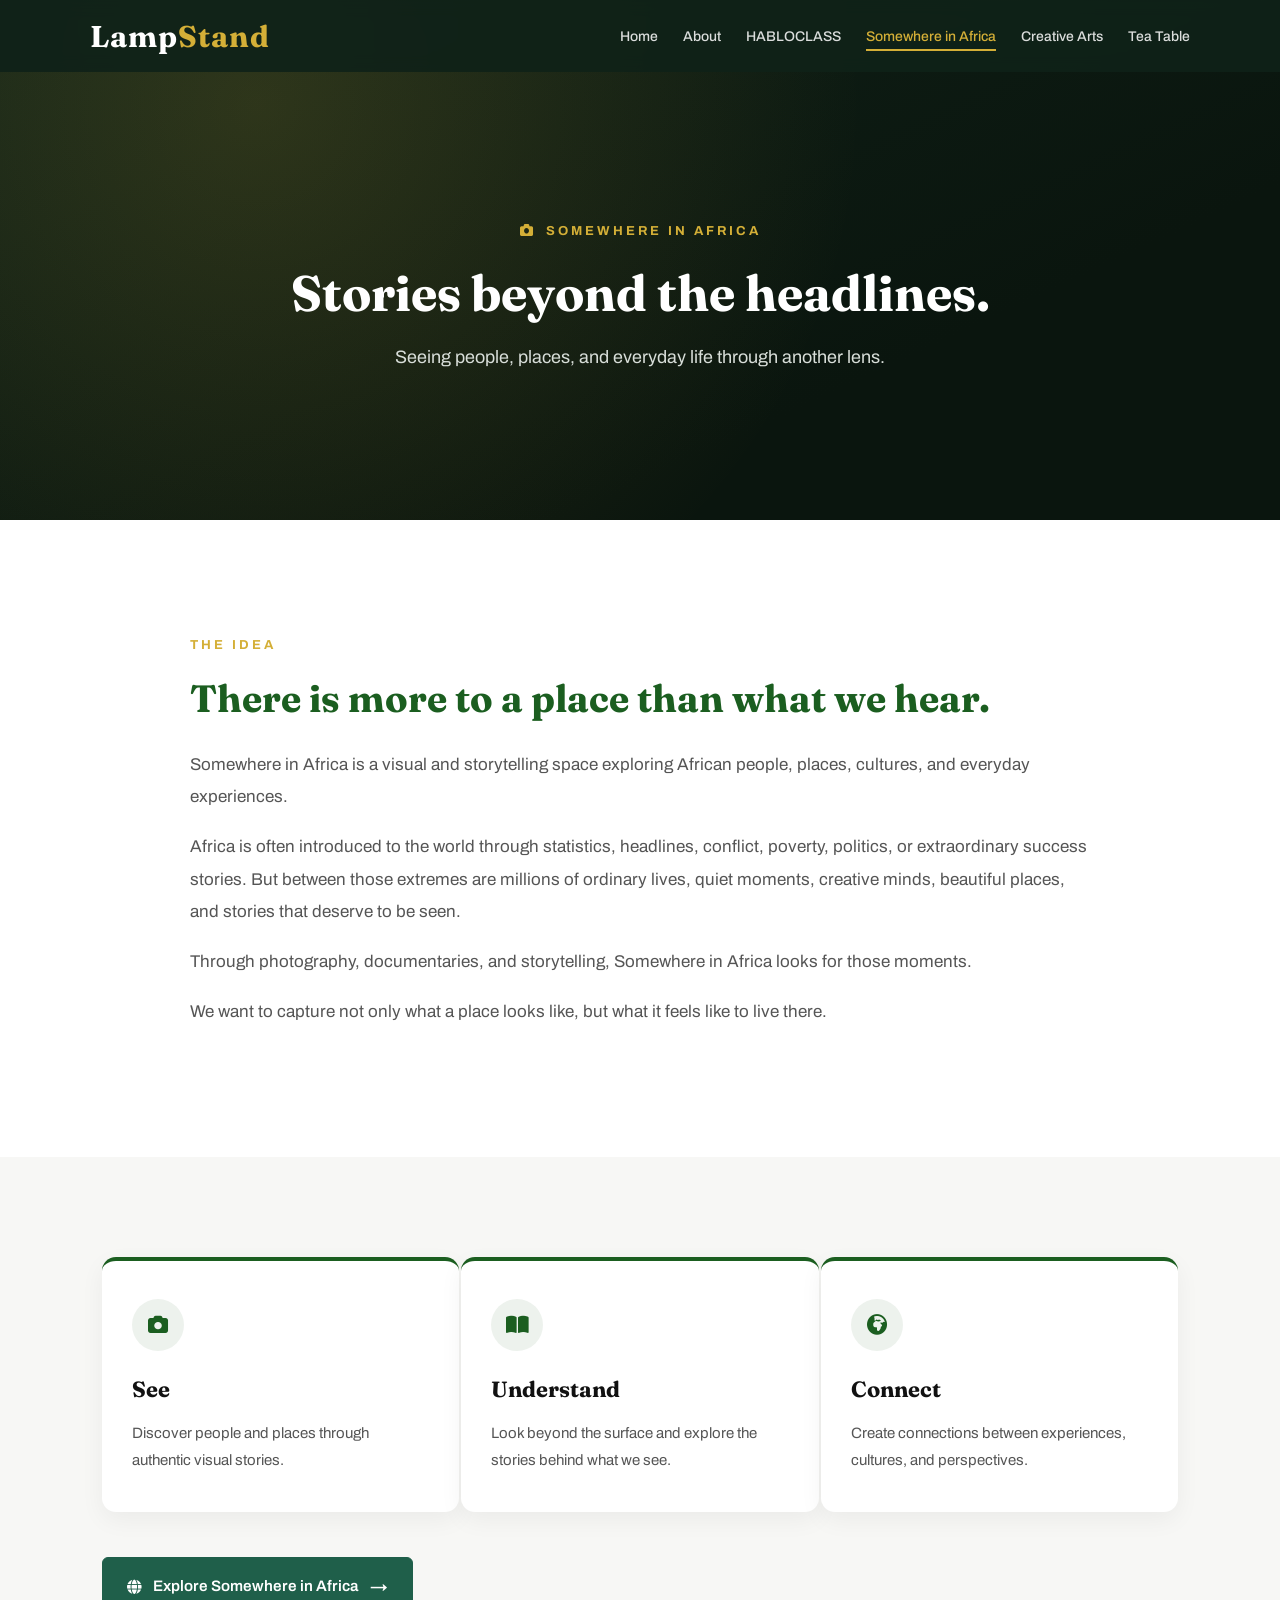
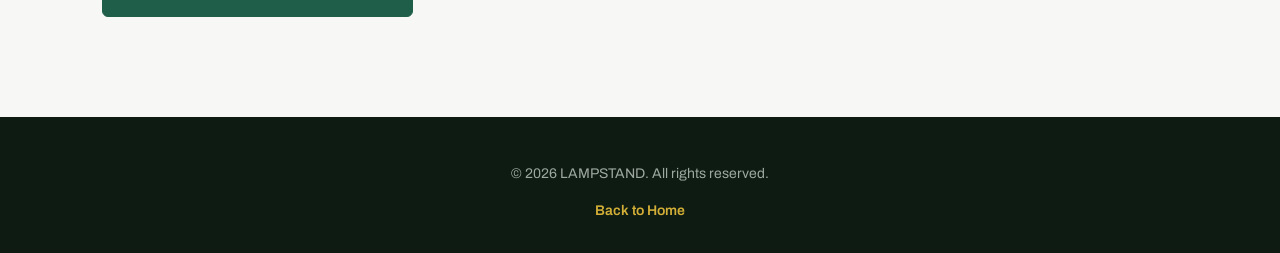
<file: somewhere.html>
<!DOCTYPE html>
<html lang="en">

<head>

    <meta charset="UTF-8">

    <meta name="viewport" content="width=device-width, initial-scale=1.0">

    <title>Somewhere in Africa | LAMPSTAND</title>

    <!-- Google Fonts -->
    <link rel="preconnect" href="https://fonts.googleapis.com">
    <link rel="preconnect" href="https://fonts.gstatic.com" crossorigin>
    <link
        href="https://fonts.googleapis.com/css2?family=Archivo:wght@400;500;600;700&family=Fraunces:opsz,wght@9..144,500;9..144,600;9..144,700&display=swap"
        rel="stylesheet"
    >

    <!-- Font Awesome -->
     
    <link
        rel="stylesheet"
        href="https://cdnjs.cloudflare.com/ajax/libs/font-awesome/6.5.2/css/all.min.css"
    >

    <!-- Project CSS (shared with About page's design system) -->
    <link rel="stylesheet" href="project.css">

</head>

<body>


    <header class="about-header">

        <a href="index.html" class="about-logo">
            Lamp<span>Stand</span>
        </a>


        <nav class="about-nav">

            <ul>

                <li><a href="index.html">Home</a></li>

                <li><a href="about.html">About</a></li>

                <li><a href="habloclass.html">HABLOCLASS</a></li>

                <li><a href="somewhere.html" class="active">Somewhere in Africa</a></li>

                <li><a href="creative-arts.html">Creative Arts</a></li>

                <li><a href="tea-table.html">Tea Table</a></li>

            </ul>

        </nav>


        <button class="about-menu-toggle" aria-label="Open navigation">
            <span></span>
            <span></span>
            <span></span>
        </button>

    </header>


    <section class="inner-hero project-hero">

        <div class="inner-hero-content">

            <span>
                <i class="fas fa-camera"></i>
                SOMEWHERE IN AFRICA
            </span>

            <h1>
                Stories beyond the headlines.
            </h1>

            <p>
                Seeing people, places, and everyday life
                through another lens.
            </p>

        </div>

    </section>


    <section class="inner-section">

        <div class="content-container">

            <span class="section-tag">
                THE IDEA
            </span>

            <h2>
                There is more to a place than what we hear.
            </h2>

            <p>
                Somewhere in Africa is a visual and storytelling
                space exploring African people, places, cultures,
                and everyday experiences.
            </p>

            <p>
                Africa is often introduced to the world through
                statistics, headlines, conflict, poverty, politics,
                or extraordinary success stories. But between those
                extremes are millions of ordinary lives, quiet
                moments, creative minds, beautiful places, and
                stories that deserve to be seen.
            </p>

            <p>
                Through photography, documentaries, and storytelling,
                Somewhere in Africa looks for those moments.
            </p>

            <p>
                We want to capture not only what a place looks like,
                but what it feels like to live there.
            </p>

        </div>

    </section>


    <section class="highlight-section">

        <div class="content-container">

            <div class="highlight-grid">

                <div>
                    <i class="fas fa-camera"></i>

                    <h3>See</h3>

                    <p>
                        Discover people and places through
                        authentic visual stories.
                    </p>
                </div>


                <div>
                    <i class="fas fa-book-open"></i>

                    <h3>Understand</h3>

                    <p>
                        Look beyond the surface and explore
                        the stories behind what we see.
                    </p>
                </div>


                <div>
                    <i class="fas fa-globe-africa"></i>

                    <h3>Connect</h3>

                    <p>
                        Create connections between experiences,
                        cultures, and perspectives.
                    </p>
                </div>

            </div>

        </div>
         <a href="Arts Galery/index2.html" class="arts-gallery-btn">
              <i class="fa fa-globe"></i>

              Explore Somewhere in Africa
                 <span>→</span>
</a>

    </section>


    <footer class="inner-footer">

        <p>
            © 2026 LAMPSTAND. All rights reserved.
        </p>

        <a href="index.html">
            Back to Home
        </a>

    </footer>


    <script src="project.js"></script>

</body>

</html>
</file>
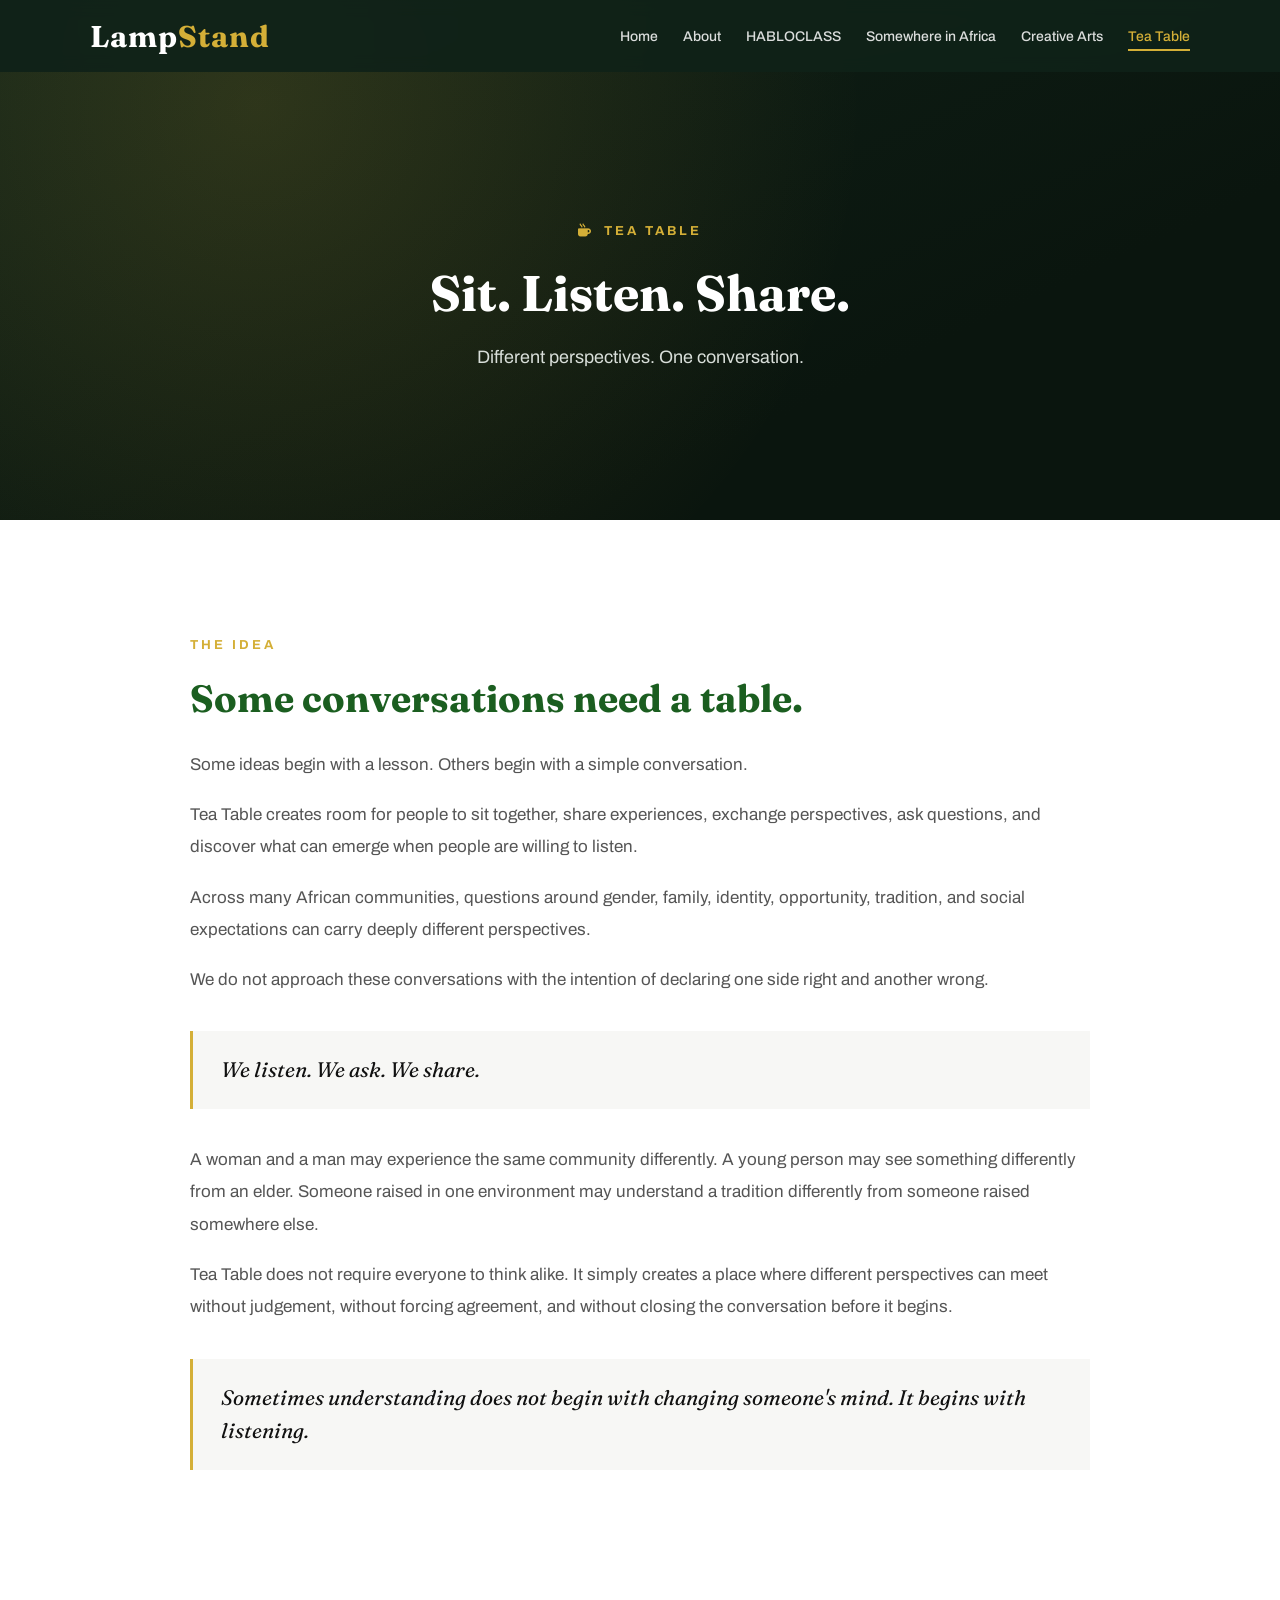
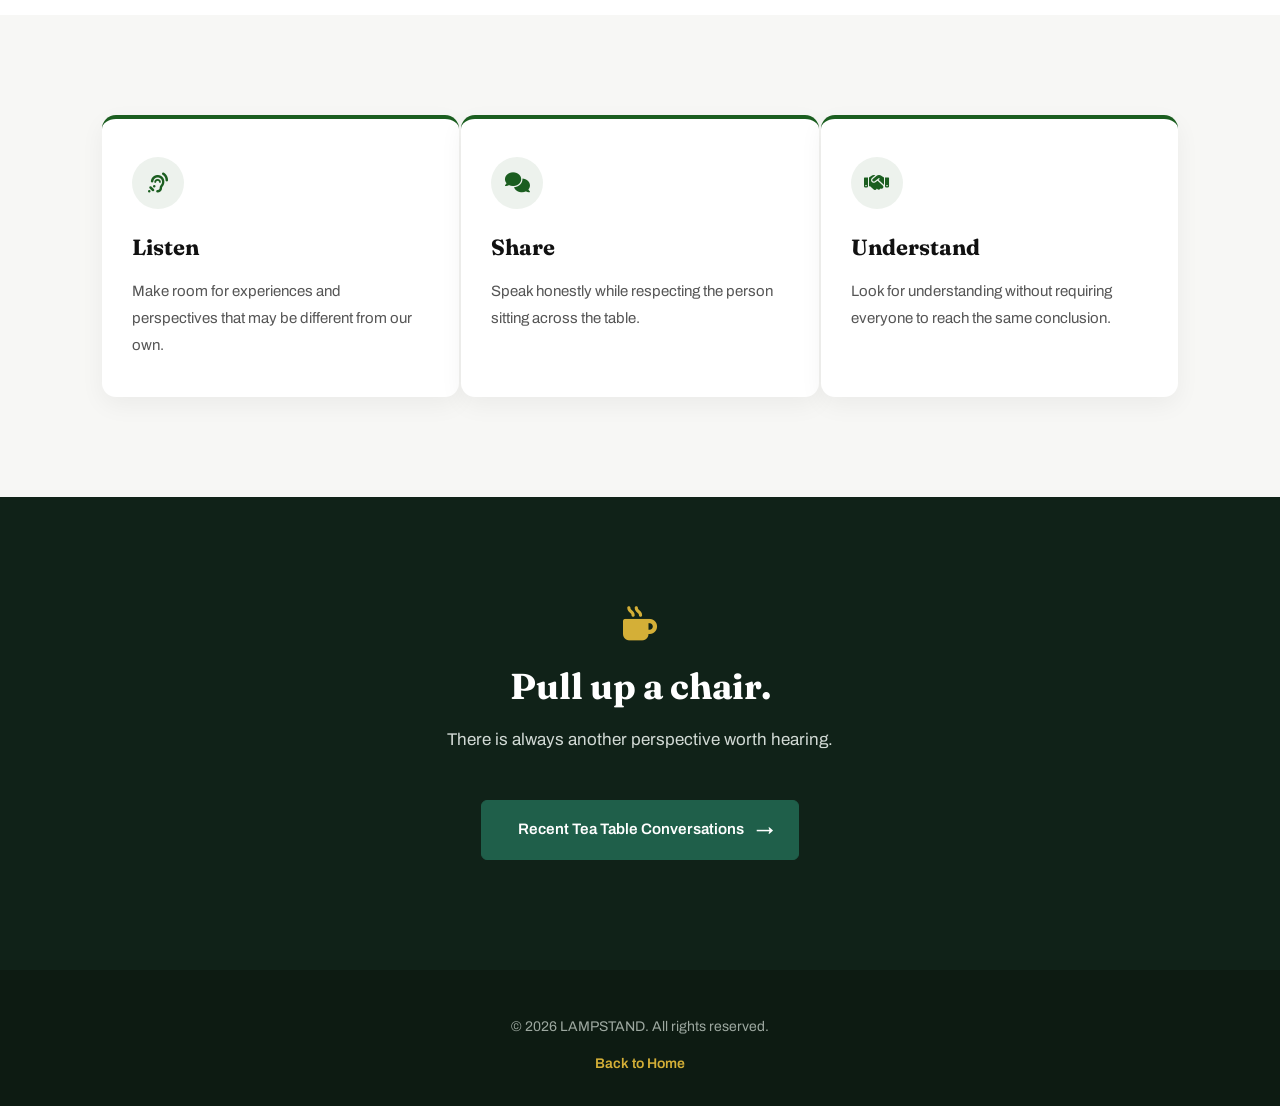
<file: tea-table.html>
<!DOCTYPE html>
<html lang="en">

<head>

    <meta charset="UTF-8">

    <meta name="viewport" content="width=device-width, initial-scale=1.0">

    <title>Tea Table | LAMPSTAND</title>

    <!-- Google Fonts -->
    <link rel="preconnect" href="https://fonts.googleapis.com">
    <link rel="preconnect" href="https://fonts.gstatic.com" crossorigin>
    <link
        href="https://fonts.googleapis.com/css2?family=Archivo:wght@400;500;600;700&family=Fraunces:opsz,wght@9..144,500;9..144,600;9..144,700&display=swap"
        rel="stylesheet"
    >

    <!-- Font Awesome -->
    <link
        rel="stylesheet"
        href="https://cdnjs.cloudflare.com/ajax/libs/font-awesome/6.5.2/css/all.min.css"
    >

    <!-- Project CSS (shared with About page's design system) -->
    <link rel="stylesheet" href="project.css">

</head>

<body>


    <header class="about-header">

        <a href="index.html" class="about-logo">
            Lamp<span>Stand</span>
        </a>


        <nav class="about-nav">

            <ul>

                <li><a href="index.html">Home</a></li>

                <li><a href="about.html">About</a></li>

                <li><a href="habloclass.html">HABLOCLASS</a></li>

                <li><a href="somewhere.html">Somewhere in Africa</a></li>

                <li><a href="creative-arts.html">Creative Arts</a></li>

                <li><a href="tea-table.html" class="active">Tea Table</a></li>

            </ul>

        </nav>


        <button class="about-menu-toggle" aria-label="Open navigation">
            <span></span>
            <span></span>
            <span></span>
        </button>

    </header>


    <section class="inner-hero project-hero">

        <div class="inner-hero-content">

            <span>
                <i class="fas fa-mug-hot"></i>
                TEA TABLE
            </span>

            <h1>
                Sit. Listen. Share.
            </h1>

            <p>
                Different perspectives. One conversation.
            </p>

        </div>

    </section>


    <section class="inner-section">

        <div class="content-container">

            <span class="section-tag">
                THE IDEA
            </span>

            <h2>
                Some conversations need a table.
            </h2>

            <p>
                Some ideas begin with a lesson. Others begin with
                a simple conversation.
            </p>

            <p>
                Tea Table creates room for people to sit together,
                share experiences, exchange perspectives, ask questions,
                and discover what can emerge when people are willing
                to listen.
            </p>

            <p>
                Across many African communities, questions around
                gender, family, identity, opportunity, tradition,
                and social expectations can carry deeply different
                perspectives.
            </p>

            <p>
                We do not approach these conversations with the
                intention of declaring one side right and another wrong.
            </p>

            <blockquote>
                We listen. We ask. We share.
            </blockquote>

            <p>
                A woman and a man may experience the same community
                differently. A young person may see something differently
                from an elder. Someone raised in one environment may
                understand a tradition differently from someone raised
                somewhere else.
            </p>

            <p>
                Tea Table does not require everyone to think alike.
                It simply creates a place where different perspectives
                can meet without judgement, without forcing agreement,
                and without closing the conversation before it begins.
            </p>

            <blockquote>
                Sometimes understanding does not begin with changing
                someone's mind. It begins with listening.
            </blockquote>

        </div>

    </section>


    <section class="highlight-section">

        <div class="content-container">

            <div class="highlight-grid">

                <div>
                    <i class="fas fa-ear-listen"></i>

                    <h3>Listen</h3>

                    <p>
                        Make room for experiences and perspectives
                        that may be different from our own.
                    </p>
                </div>


                <div>
                    <i class="fas fa-comments"></i>

                    <h3>Share</h3>

                    <p>
                        Speak honestly while respecting the person
                        sitting across the table.
                    </p>
                </div>


                <div>
                    <i class="fas fa-handshake"></i>

                    <h3>Understand</h3>

                    <p>
                        Look for understanding without requiring
                        everyone to reach the same conclusion.
                    </p>
                </div>

            </div>

        </div>

    </section>


    <section class="closing-section">

        <div class="content-container">

            <i class="fas fa-mug-hot closing-icon"></i>

            <h2>
                Pull up a chair.
            </h2>

            <p>
                There is always another perspective worth hearing.
            </p>

        </div>
         <a href="Arts Galery/index.html" class="arts-gallery-btn">
              <i class="fas fa-tea-cup"></i>
              Recent Tea Table Conversations
                 <span>→</span>
</a>

    </section>


    <footer class="inner-footer">

        <p>
            © 2026 LAMPSTAND. All rights reserved.
        </p>

        <a href="index.html">
            Back to Home
        </a>

    </footer>


    <script src="project.js"></script>

</body>

</html>
</file>
<file: style.css>
/* ==========================
   RESET & ROOT VARIABLES
=========================== */

* {
    margin: 0;
    padding: 0;
    box-sizing: border-box;
    font-family: 'Archivo', Arial, Helvetica, sans-serif;
}

html {
    scroll-behavior: smooth;
}

body {
    overflow-x: hidden;
    color: #222;
    background-color: #ffffff;
}

h1,
h2,
h3 {
    font-family: 'Fraunces', Georgia, serif;
}

a {
    font-family: inherit;
}

:root {
    --green: #1b5e20;
    --gold: #d4af37;
    --ink: #111111;
    --bg-light: #f7f7f5;
}


/* ==========================
   HEADER & NAVIGATION
=========================== */

header {
    position: fixed;
    top: 0;
    left: 0;
    width: 100%;

    display: flex;
    justify-content: space-between;
    align-items: center;

    padding: 20px 70px;

    background:#3d5f0b8a;

    z-index: 1000;

    transition: 0.4s ease;
}

.logo {
    font-size: 34px;
    font-weight: 700;
    letter-spacing: 1px;
    color: white;
    cursor: pointer;
    transition: 0.4s;
    font-family: 'Fraunces', serif;
}

.logo span {
    color: var(--gold);
}

.logo:hover {
    transform: scale(1.03);
}

nav ul {
    display: flex;
    list-style: none;
    gap: 24px;
}

nav ul li a {
    text-decoration: none;
    color: rgba(255, 255, 255, 0.677);
    font-size: 15px;
    font-weight: 500;
    transition: 0.4s;
    position: relative;
}

nav ul li a::after {
    content: "";

    position: absolute;
    left: 0;
    bottom: -6px;

    width: 0;
    height: 2px;

    background: var(--gold);

    transition: 0.4s;
}

nav ul li a:hover::after {
    width: 100%;
}

nav ul li a:hover {
    color: var(--gold);
}

.join-btn {
    text-decoration: none;
    color: white;

    border: 2px solid var(--gold);

    padding: 12px 28px;

    border-radius: 30px;

    transition: 0.4s;
}

.join-btn:hover {
    background: var(--gold);
    color: #222;
}


/* Header state on scroll */

header.scrolled {
    background: white;

    box-shadow: 0 5px 20px rgba(0, 0, 0, 0.12);

    padding: 15px 70px;
}

header.scrolled .logo {
    color: var(--green);
}

header.scrolled nav ul li a {
    color: #222;
}

header.scrolled nav ul li a:hover {
    color: var(--gold);
}

header.scrolled .join-btn {
    color: var(--green);
    border-color: var(--green);
}

header.scrolled .join-btn:hover {
    background: var(--green);
    color: white;
}


/* ==========================
   HERO SECTION
=========================== */

.hero {
    width: 100%;
    height: 100vh;

    position: relative;
    overflow: hidden;

    display: flex;
    justify-content: center;
    align-items: center;

    text-align: center;
}

.hero-slider {
    position: absolute;

    width: 100%;
    height: 100%;

    top: 0;
    left: 0;
}

.slide {
    position: absolute;

    width: 100%;
    height: 100%;

    top: 0;
    left: 0;

    object-fit: cover;
    object-position: center;

    opacity: 0;

    transition: opacity 2s ease;

    animation: zoomEffect 4s linear infinite alternate;
}

.slide.active {
    opacity: 1;
}

.hero-overlay {
    position: absolute;

    width: 100%;
    height: 100%;

    top: 0;
    left: 0;

    background: rgba(0, 0, 0, 0.369);
}

.hero-content {
    position: relative;

    z-index: 2;

    display: flex;
    flex-direction: column;

    justify-content: center;
    align-items: center;

    color: white;

    padding: 20px;

    animation: fadeUp 1.5s ease;
}

.hero-content h1 {
    font-size: 60px;

    max-width: 900px;

    line-height: 1.2;

    margin-bottom: 20px;

    font-weight: 600;
}

.hero-content h1 span {
    color: var(--gold);
    display: block;
}

.hero-content p {
    font-size: 20px;

    line-height: 1.6;

    margin-bottom: 35px;

    max-width: 650px;
}

#hero-title,
#hero-text {
    transition: opacity 0.7s ease, transform 0.7s ease;
}

.text-changing {
    opacity: 0;
    transform: translateY(20px);
}

.hero-buttons {
    display: flex;

    justify-content: center;

    gap: 20px;
}

.primary-btn,
.secondary-btn {
    padding: 14px 35px;

    text-decoration: none;

    border-radius: 35px;

    font-weight: bold;

    transition: 0.3s;

    display: inline-block;
}

.primary-btn {
    background: var(--green);
    color: white;
}

.primary-btn:hover {
    background: var(--gold);
    color: #222;

    transform: translateY(-5px);
}

.secondary-btn {
    border: 2px solid var(--gold);

    color: var(--gold);

    background: transparent;
}

.secondary-btn:hover {
    background: var(--gold);
    color: white;

    transform: translateY(-5px);
}

.slider-dots {
    margin-top: 40px;

    display: flex;

    gap: 12px;
}

.dot {
    width: 11px;
    height: 11px;

    padding: 0;

    border: none;

    border-radius: 50%;

    background: rgba(255, 255, 255, 0.5);

    cursor: pointer;

    transition: 0.4s;
}

.dot.active {
    width: 30px;

    border-radius: 10px;

    background: var(--gold);
}

@keyframes zoomEffect {

    from {
        transform: scale(1);
    }

    to {
        transform: scale(1.08);
    }
}

@keyframes fadeUp {

    from {
        opacity: 0;
        transform: translateY(40px);
    }

    to {
        opacity: 1;
        transform: translateY(0);
    }
}


/* ==========================
   ABOUT SECTION
=========================== */
.about-content {
    max-width: 1100px;
    margin: 0 auto;
}

.about-text {
    max-width: 800px;
}

.section-tag {
    display: inline-block;
    margin-bottom: 12px;
    color: #d4af37;
    font-size: 14px;
    font-weight: 700;
    letter-spacing: 2px;
}

.about-text h2 {
    margin-bottom: 20px;
    color: #1b5e20;
    font-size: 38px;
    line-height: 1.2;
}

.about-text p {
    margin-bottom: 18px;
    color: #555;
    font-size: 17px;
    line-height: 1.8;
}

/* About Button */

.about-btn {
    display: inline-flex;
    align-items: center;
    gap: 12px;
    margin-top: 15px;
    padding: 13px 24px;
    background: #1b5e20;
    color: #ffffff;
    text-decoration: none;
    border-radius: 5px;
    font-size: 15px;
    font-weight: 600;
    transition: all 0.3s ease;
}

.about-btn:hover {
    background: #d4af37;
    color: #ffffff;
    transform: translateY(-2px);
}

.about-btn-arrow {
    font-size: 20px;
    line-height: 1;
    transition: transform 0.3s ease;
}

.about-btn:hover .about-btn-arrow {
    transform: translateX(5px);
}


/* =========================
   MOBILE
========================= */

@media (max-width: 768px) {

    .about-text h2 {
        font-size: 30px;
    }

    .about-text p {
        font-size: 16px;
        line-height: 1.7;
    }

    .about-btn {
        padding: 12px 20px;
    }
}

.about {
    padding: 120px 8%;
    background: #dee4d9f7;
}

.about-container {
    display: flex;

    align-items: center;

    gap: 70px;
}

.about-image {
    flex: 1;
}

.about-image img {
    width: 100%;
    height: 550px;

    object-fit: cover;

    border-radius: 12px;
}

.about-content {
    flex: 1;
}

.about-content span {
    color: var(--gold);

    font-size: 14px;

    font-weight: 700;

    letter-spacing: 3px;
}

.about-content h2 {
    font-size: 40px;

    line-height: 1.25;

    margin: 18px 0 22px;

    color: var(--ink);
}

.about-content > p {
    font-size: 17px;

    line-height: 1.8;

    color: #444;

    margin-bottom: 35px;
}

.about-cards {
    display: grid;

    grid-template-columns: 1fr 1fr;

    gap: 20px;
}

.about-card {
    background: var(--bg-light);

    padding: 22px;

    border-top: 3px solid var(--green);

    border-radius: 10px;

    transition: 0.3s ease;
}

.about-card:hover {
    border-top-color: var(--gold);

    transform: translateY(-5px);
}

.about-card h3 {
    font-size: 18px;

    color: var(--ink);

    margin-bottom: 10px;
}

.about-card p {
    font-size: 14px;

    line-height: 1.6;

    color: #555;
}

/* ==========================
   PROGRAMS / ECOSYSTEM
=========================== */

.programs {
    padding: 120px 8%;

    background: var(--bg-light);
}

.section-title {
    text-align: center;

    max-width: 750px;

    margin: 0 auto 60px;
}

.section-title span {
    color: var(--gold);

    font-size: 14px;

    font-weight: 700;

    letter-spacing: 3px;
}

.section-title h2 {
    font-size: 40px;

    line-height: 1.25;

    margin: 18px 0;

    color: var(--ink);
}

.section-title p {
    font-size: 17px;

    color: #555;

    line-height: 1.7;
}

.program-container {
    display: grid;

    grid-template-columns: repeat(2, 1fr);

    gap: 30px;
}

.program-card {
    background: white;

    padding: 40px 30px;

    border-radius: 12px;

    box-shadow: 0 5px 25px rgba(0, 0, 0, 0.05);

    transition: 0.3s ease;
}

.program-card:hover {
    transform: translateY(-8px);

    box-shadow: 0 15px 35px rgba(0, 0, 0, 0.1);
}

.program-card h3 {
    font-size: 24px;

    color: var(--green);

    margin-bottom: 15px;
}

.program-card p {
    font-size: 15px;

    line-height: 1.7;

    color: #555;

    margin-bottom: 20px;
}

.program-card a {
    text-decoration: none;

    color: var(--gold);

    font-weight: 700;

    font-size: 14px;
}

.program-card a:hover {
    color: var(--green);
}

.tea-program-card {
    border-top: 4px solid var(--gold);
}


/* ==========================
   IMPACT SECTION
=========================== */

.impact {
    padding: 100px 8%;

    background: var(--ink);
}

.impact-container {
    display: flex;

    align-items: center;

    gap: 60px;
}

.impact-content {
    flex: 1;
}

.impact-content span {
    color: var(--gold);

    font-size: 14px;

    font-weight: 700;

    letter-spacing: 3px;
}

.impact-content h2 {
    color: white;

    font-size: 42px;

    line-height: 1.2;

    margin: 20px 0;
}

.impact-content p {
    color: #cccccc;

    font-size: 17px;

    line-height: 1.8;
}

.impact-btn {
    display: inline-block;

    margin-top: 30px;

    padding: 12px 30px;

    background: var(--gold);

    color: #111;

    text-decoration: none;

    border-radius: 30px;

    font-weight: 600;

    transition: 0.3s ease;
}

.impact-btn:hover {
    background: var(--green);

    color: white;
}

.impact-cards {
    flex: 1;

    display: grid;

    gap: 20px;
}

.impact-card {
    background: #1b1b1b;

    padding: 25px;

    border-left: 4px solid var(--green);

    border-radius: 12px;

    transition: 0.3s ease;
}

.impact-card:hover {
    border-left-color: var(--gold);

    transform: translateX(10px);
}

.impact-card h3 {
    color: var(--gold);

    margin-bottom: 10px;

    font-size: 18px;
}

.impact-card p {
    color: #cccccc;

    line-height: 1.6;

    font-size: 14px;
}


/* ==========================
   STORIES SECTION
=========================== */

.stories {
    padding: 120px 8%;

    background: #ffffff;
}

.stories-container {
    display: grid;

    grid-template-columns: repeat(3, 1fr);

    gap: 30px;

    max-width: 1250px;

    margin: 0 auto;
}

.story-card {
    background: var(--bg-light);

    border-radius: 14px;

    overflow: hidden;

    transition: 0.4s ease;
}

.story-card:hover {
    transform: translateY(-10px);

    box-shadow: 0 15px 35px rgba(0, 0, 0, 0.1);
}

.story-image {
    width: 100%;

    height: 250px;

    overflow: hidden;
}

.story-image img {
    width: 100%;

    height: 100%;

    object-fit: cover;

    transition: 0.6s ease;
}

.story-card:hover .story-image img {
    transform: scale(1.08);
}

.story-content {
    padding: 28px;
}

.story-content span {
    color: var(--gold);

    font-size: 12px;

    font-weight: 700;

    letter-spacing: 2px;

    text-transform: uppercase;
}

.story-content h3 {
    color: var(--ink);

    font-size: 22px;

    line-height: 1.3;

    margin: 12px 0;
}

.story-content p {
    color: #555;

    font-size: 15px;

    line-height: 1.7;

    margin-bottom: 22px;
}

.story-content a {
    display: inline-block;

    color: var(--green);

    text-decoration: none;

    font-size: 14px;

    font-weight: 700;

    border-bottom: 2px solid var(--gold);

    padding-bottom: 4px;

    transition: 0.3s ease;
}

.story-content a:hover {
    color: var(--gold);

    transform: translateX(5px);
}


/* ==========================
   GET INVOLVED SECTION
=========================== */

.get-involved {
    padding: 120px 8%;

    background: var(--bg-light);
}

.get-involved-container {
    max-width: 1250px;

    margin: 0 auto;

    display: grid;

    grid-template-columns: 1fr 1.2fr;

    gap: 70px;

    align-items: center;
}

.get-involved-content span {
    color: var(--gold);

    font-size: 14px;

    font-weight: 700;

    letter-spacing: 3px;
}

.get-involved-content h2 {
    color: var(--ink);

    font-size: 44px;

    line-height: 1.2;

    margin: 20px 0;
}

.get-involved-content p {
    color: #555;

    font-size: 17px;

    line-height: 1.8;
}

.involved-btn {
    display: inline-block;

    margin-top: 25px;

    padding: 14px 32px;

    background: var(--green);

    color: white;

    text-decoration: none;

    border-radius: 30px;

    font-weight: 600;

    transition: 0.3s ease;
}

.involved-btn:hover {
    background: var(--gold);

    color: #111;

    transform: translateY(-4px);
}

.get-involved-image {
    margin-top: 35px;

    width: 100%;

    overflow: hidden;

    border-radius: 18px;

    box-shadow: 0 10px 30px rgba(0, 0, 0, 0.08);
}

.get-involved-image img {
    display: block;

    width: 100%;

    height: 260px;

    object-fit: cover;

    transition: 0.5s ease;
}

.involved-cards {
    display: grid;

    grid-template-columns: 1fr;

    gap: 20px;
}

.involved-card {
    background: rgb(255, 255, 255);

    padding: 28px 30px;

    border-left: 4px solid var(--green);

    border-radius: 12px;

    box-shadow: 0 5px 20px rgba(0, 0, 0, 0.04);

    transition: 0.3s ease;
}

.involved-card:hover {
    transform: translateX(8px);

    border-left-color: var(--gold);
}

.involved-card h3 {
    color: var(--ink);

    font-size: 22px;

    margin-bottom: 10px;
}

.involved-card p {
    color: #555;

    font-size: 15px;

    line-height: 1.7;

    margin-bottom: 15px;
}

.involved-card a {
    color: var(--green);

    text-decoration: none;

    font-size: 14px;

    font-weight: 700;
}

.involved-card a:hover {
    color: var(--gold);
}


/* ==========================
   TEA TABLE SECTION
=========================== */

.tea-table {
    padding: 120px 8% 100px;

    background: #102218;

    color: white;

    position: relative;

    overflow: hidden;
}

.tea-table::before {
    content: "";

    position: absolute;

    width: 500px;
    height: 500px;

    border-radius: 50%;

    background: rgba(212, 175, 55, 0.06);

    top: -250px;
    right: -150px;
}

.tea-table::after {
    content: "";

    position: absolute;

    width: 350px;
    height: 350px;

    border-radius: 50%;

    background: rgba(27, 94, 32, 0.15);

    bottom: -200px;
    left: -100px;
}

.tea-table-container {
    max-width: 1250px;

    margin: 0 auto;

    display: grid;

    grid-template-columns: 1fr 1.2fr;

    gap: 70px;

    align-items: center;

    position: relative;

    z-index: 2;
}

.tea-table-intro span {
    color: var(--gold);

    font-size: 14px;

    font-weight: 700;

    letter-spacing: 3px;
}

.tea-table-intro h2 {
    font-size: 46px;

    line-height: 1.2;

    margin: 20px 0;

    color: white;
}

.tea-table-intro p {
    color: #d4d9d5;

    font-size: 17px;

    line-height: 1.8;

    margin-bottom: 18px;
}

.tea-table-btn {
    display: inline-block;

    margin-top: 20px;

    padding: 14px 32px;

    background: var(--gold);

    color: #111;

    text-decoration: none;

    border-radius: 30px;

    font-weight: 700;

    transition: 0.3s ease;
}

.tea-table-btn:hover {
    background: white;

    color: var(--green);

    transform: translateY(-4px);
}

.tea-table-content {
    display: grid;

    grid-template-columns: 1fr 1fr;

    gap: 20px;
}

.tea-table-feature {
    background: rgba(255, 255, 255, 0.06);

    border: 1px solid rgba(212, 175, 55, 0.18);

    padding: 30px;

    border-radius: 16px;

    transition: 0.3s ease;
}

.tea-table-feature:hover {
    transform: translateY(-7px);

    background: rgba(255, 255, 255, 0.09);

    border-color: var(--gold);
}

.tea-icon {
    width: 48px;
    height: 48px;

    display: flex;

    align-items: center;
    justify-content: center;

    background: rgba(212, 175, 55, 0.12);

    color: var(--gold);

    border-radius: 50%;

    margin-bottom: 20px;

    font-size: 20px;
}

.tea-table-feature h3 {
    color: white;

    font-size: 22px;

    margin-bottom: 12px;
}

.tea-table-feature p {
    color: #bfc9c2;

    font-size: 14px;

    line-height: 1.7;
}

.tea-table-quote {
    max-width: 900px;

    margin: 80px auto 0;

    padding: 35px 40px;

    text-align: center;

    border-top: 1px solid rgba(212, 175, 55, 0.35);

    border-bottom: 1px solid rgba(212, 175, 55, 0.35);

    position: relative;

    z-index: 2;
}

.tea-table-quote p {
    color: #e9e4d2;

    font-family: 'Fraunces', Georgia, serif;

    font-size: 24px;

    line-height: 1.6;

    font-style: italic;
}


/* ==========================
   CONTACT FORM SECTION
=========================== */

.contact-section {
    padding: 120px 8%;

    background: #ffffff;
}

.contact-form-container {
    max-width: 750px;

    margin: 0 auto;

    display: flex;

    flex-direction: column;

    gap: 20px;
}

.contact-form-container .form-group {
    display: flex;

    gap: 20px;
}

.contact-form-container input,
.contact-form-container select,
.contact-form-container textarea {
    width: 100%;

    padding: 16px 20px;

    border: 1px solid #e0e0e0;

    border-radius: 8px;

    font-size: 15px;

    background: var(--bg-light);

    outline: none;

    transition: 0.3s ease;
}

.contact-form-container input:focus,
.contact-form-container select:focus,
.contact-form-container textarea:focus {
    border-color: var(--green);

    background: #9debbb;

    box-shadow: 0 0 10px rgba(27, 94, 32, 0.1);
}

.contact-form-container button {
    align-self: flex-start;

    border: none;

    cursor: pointer;
}


/* ==========================
   FOOTER
=========================== */

.site-footer {
    background: #0d1b12;

    color: white;

    padding: 80px 8% 25px;
}

.footer-container {
    max-width: 1250px;

    margin: 0 auto;

    display: grid;

    grid-template-columns: 1.5fr 1fr 1fr 1.3fr;

    gap: 60px;

    padding-bottom: 60px;
}

.footer-logo {
    font-family: 'Fraunces', serif;

    font-size: 32px;

    font-weight: 700;

    letter-spacing: 1px;

    margin-bottom: 18px;
}

.footer-logo span {
    color: var(--gold);
}

.footer-brand > p:first-of-type {
    color: var(--gold);

    font-size: 15px;

    line-height: 1.6;

    margin-bottom: 15px;
}

.footer-description {
    color: #b8c0ba;

    font-size: 14px;

    line-height: 1.7;

    max-width: 300px;
}

.footer-links h3,
.footer-contact h3 {
    color: white;

    font-size: 18px;

    margin-bottom: 22px;
}

.footer-links {
    display: flex;

    flex-direction: column;

    gap: 12px;
}

.footer-links a {
    color: #b8c0ba;

    text-decoration: none;

    font-size: 14px;

    transition: 0.3s ease;
}

.footer-links a:hover {
    color: var(--gold);

    transform: translateX(4px);
}

.footer-contact p {
    color: #b8c0ba;

    font-size: 14px;

    line-height: 1.7;

    margin-bottom: 20px;
}

.footer-contact a {
    display: inline-block;

    color: var(--gold);

    text-decoration: none;

    font-weight: 600;

    font-size: 14px;
}

.social-links {
    display: flex;

    gap: 12px;

    margin-top: 25px;
}

.social-links a {
    width: 42px;
    height: 42px;

    display: flex;

    align-items: center;
    justify-content: center;

    border: 1px solid rgba(212, 175, 55, 0.5);

    border-radius: 50%;

    color: #b8c0ba;

    text-decoration: none;

    font-size: 17px;

    transition: 0.3s ease;
}

.social-links a:hover {
    background: var(--gold);

    border-color: var(--gold);

    color: #111111;

    transform: translateY(-4px);
}

.footer-bottom {
    max-width: 1250px;

    margin: 0 auto;

    padding-top: 25px;

    border-top: 1px solid rgba(255, 255, 255, 0.12);

    display: flex;

    justify-content: space-between;

    align-items: center;
}

.footer-bottom p {
    color: #7f8b82;

    font-size: 13px;
}


/* ==========================
   MOBILE MENU
=========================== */

.menu-toggle {
    display: none;

    width: 42px;
    height: 42px;

    background: transparent;

    border: none;

    cursor: pointer;

    padding: 8px;

    flex-direction: column;

    justify-content: center;

    align-items: center;

    gap: 5px;

    z-index: 1100;
}

.menu-toggle span {
    display: block;

    width: 26px;
    height: 3px;

    background: white;

    border-radius: 3px;

    transition: 0.3s ease;
}



.menu-open .menu-toggle span:nth-child(1) {
    transform: translateY(8px) rotate(45deg);
}

.menu-open .menu-toggle span:nth-child(2) {
    opacity: 0;
}

.menu-open .menu-toggle span:nth-child(3) {
    transform: translateY(-8px) rotate(-45deg);
}
/* ==========================
   TABLET
=========================== */

@media (max-width: 1100px) {

    header {
        padding: 18px 30px;
    }

    nav ul {
        gap: 18px;
    }

    nav ul li a {
        font-size: 14px;
    }

    .menu-toggle {
        display: flex;
    }

    nav {
        position: absolute;

        top: 100%;
        right: 30px;

        width: 240px;

        background: white;

        padding: 25px 20px;

        border-radius: 12px;

        box-shadow: 0 10px 30px rgba(0, 0, 0, 0.15);

        opacity: 0;

        visibility: hidden;

        transform: translateY(-10px);

        transition: 0.3s ease;
    }

    nav ul {
        flex-direction: column;

        gap: 18px;
    }

    nav ul li a {
        color: #222;

        display: block;
    }

    header.menu-open nav {
        opacity: 1;

        visibility: visible;

        transform: translateY(0);
    }

    header.menu-open .menu-toggle span:nth-child(1) {
        transform: translateY(8px) rotate(45deg);
    }

    header.menu-open .menu-toggle span:nth-child(2) {
        opacity: 0;
    }

    header.menu-open .menu-toggle span:nth-child(3) {
        transform: translateY(-8px) rotate(-45deg);
    }

    header.scrolled .menu-toggle span {
        background: var(--green);
    }

    .hero-content h1 {
        font-size: 44px;
    }

    .about-container {
        flex-direction: column;
    }

    .impact-container {
        flex-direction: column;
    }

    .get-involved-container {
        grid-template-columns: 1fr;
    }

    .tea-table-container {
        grid-template-columns: 1fr;
    }

    .program-container {
        grid-template-columns: 1fr;
    }

    .stories-container {
        grid-template-columns: 1fr 1fr;
    }

    .footer-container {
        grid-template-columns: 1fr 1fr;

        gap: 40px;
    }
}


/* ==========================
   MOBILE
=========================== */

@media (max-width: 600px) {

    header {
        padding: 18px 20px;
    }

    nav {
        right: 20px;

        width: 220px;
    }

    .join-btn {
        display: none;
    }

    .hero-content h1 {
        font-size: 34px;
    }

    .hero-content p {
        font-size: 16px;
    }

    .hero-buttons {
        flex-direction: column;

        width: 100%;
    }

    .hero-buttons a {
        width: 100%;
    }

    .about,
    .programs,
    .impact,
    .stories,
    .get-involved,
    .tea-table,
    .contact-section {
        padding: 70px 6%;
    }

    .about-cards {
        grid-template-columns: 1fr;
    }

    .stories-container {
        grid-template-columns: 1fr;
    }

    .tea-table-content {
        grid-template-columns: 1fr;
    }

    .tea-table-intro h2 {
        font-size: 36px;
    }

    .tea-table-quote {
        margin-top: 50px;

        padding: 25px 15px;
    }

    .tea-table-quote p {
        font-size: 20px;
    }

    .contact-form-container .form-group {
        flex-direction: column;

        gap: 20px;
    }

    .footer-container {
        grid-template-columns: 1fr;
    }

    .footer-bottom {
        flex-direction: column;

        align-items: flex-start;

        gap: 8px;
    }

}
/* Card Icons Styling */
.card-icon {
    font-size: 24px;
    color: var(--green-emerald);
    margin-bottom: 12px;
}

.card-icon-lg {
    font-size: 32px;
    color: var(--green-primary);
    margin-bottom: 16px;
}

/* Impact dark section icons */
.impact-card .card-icon {
    color: var(--gold);
}

/* Subtle icon spacing in subtitles */
.section-title span i,
.about-content span i,
.get-involved-content span i,
.tea-table-intro span i,
.story-content span i {
    margin-right: 6px;
}

/* Counter Number Styling */
.counter-number {
    font-family: 'Fraunces', Georgia, serif;
    font-size: 38px;
    font-weight: 700;
    color: var(--gold);
    margin: 8px 0;
    letter-spacing: 1px;
}
/* =========================================
   LAMPSTAND INNER ABOUT PAGE
   ========================================= */

:root {
    --green: #1b5e20;
    --gold: #d4af37;
    --ink: #111111;
    --text: #444444;
    --light: #f7f7f5;
    --white: #ffffff;
}


/* =========================================
   RESET
   ========================================= */

* {
    margin: 0;
    padding: 0;
    box-sizing: border-box;
}

html {
    scroll-behavior: smooth;
}

body {
    font-family: 'Archivo', Arial, Helvetica, sans-serif;
    color: var(--text);
    background: var(--white);
    line-height: 1.7;
}

h1,
h2,
h3 {
    font-family: 'Fraunces', Georgia, serif;
}

a {
    text-decoration: none;
}


/* =========================================
   INNER PAGE HEADER
   ========================================= */

.inner-header {
    width: 100%;
    height: 72px;

    background: var(--white);

    display: flex;
    align-items: center;
    justify-content: space-between;

    padding: 0 7%;

    border-bottom: 1px solid #eeeeee;

    position: relative;
    z-index: 10;
}


/* =========================================
   LAMPSTAND LOGO
   ========================================= */

.inner-logo {
    font-family: 'Fraunces', Georgia, serif;

    font-size: 30px;
    font-weight: 700;

    letter-spacing: 1px;

    color: var(--green);

    white-space: nowrap;
}

.inner-logo span {
    color: var(--gold);
}


/* =========================================
   BACK HOME BUTTON
   ========================================= */

.back-home {
    position: absolute;

    left: 50%;
    transform: translateX(-50%);

    color: var(--green);

    border: 1px solid var(--green);

    padding: 8px 20px;

    border-radius: 30px;

    font-size: 14px;
    font-weight: 600;

    transition: 0.3s ease;

    white-space: nowrap;
}

.back-home:hover {
    background: var(--green);
    color: var(--white);
}


/* =========================================
   ABOUT HERO
   ========================================= */

.about-hero {
    padding: 110px 8% 90px;

    background:
        linear-gradient(
            rgba(16, 34, 24, 0.92),
            rgba(16, 34, 24, 0.92)
        );

    color: var(--white);

    text-align: center;
}

.about-hero-inner {
    max-width: 900px;

    margin: 0 auto;
}

.about-hero-tag {
    display: inline-block;

    color: var(--gold);

    font-size: 13px;

    font-weight: 700;

    letter-spacing: 3px;

    margin-bottom: 18px;
}

.about-hero h1 {
    font-size: 54px;

    line-height: 1.2;

    margin-bottom: 25px;

    color: var(--white);
}

.about-hero h1 span {
    color: var(--gold);
}

.about-hero p {
    max-width: 750px;

    margin: 0 auto;

    color: #d6ddd8;

    font-size: 18px;

    line-height: 1.8;
}


/* =========================================
   MAIN ABOUT CONTENT
   ========================================= */

.about-page {
    padding: 100px 8%;
}

.about-page-container {
    max-width: 1100px;

    margin: 0 auto;
}


/* =========================================
   INTRODUCTION
   ========================================= */

.about-introduction {
    max-width: 850px;

    margin: 0 auto 90px;

    text-align: center;
}

.about-introduction h2 {
    color: var(--green);

    font-size: 40px;

    line-height: 1.25;

    margin-bottom: 25px;
}

.about-introduction p {
    color: #555;

    font-size: 17px;

    line-height: 1.9;

    margin-bottom: 18px;
}


/* =========================================
   LAMPSTAND IDEA
   ========================================= */

.about-idea {
    display: grid;

    grid-template-columns: 1fr 1fr;

    gap: 60px;

    align-items: center;

    margin-bottom: 100px;
}

.about-idea-image img {
    width: 100%;

    height: 430px;

    object-fit: cover;

    border-radius: 14px;
}

.about-idea-content span {
    color: var(--gold);

    font-size: 13px;

    font-weight: 700;

    letter-spacing: 3px;
}

.about-idea-content h2 {
    color: var(--ink);

    font-size: 38px;

    line-height: 1.25;

    margin: 15px 0 20px;
}

.about-idea-content p {
    color: #555;

    font-size: 16px;

    line-height: 1.8;

    margin-bottom: 16px;
}


/* =========================================
   THE AFRICAN CONTEXT
   ========================================= */

.african-context {
    background: var(--light);

    padding: 80px 10%;

    border-radius: 18px;

    margin-bottom: 100px;
}

.african-context-inner {
    max-width: 900px;

    margin: 0 auto;
}

.african-context span {
    color: var(--gold);

    font-size: 13px;

    font-weight: 700;

    letter-spacing: 3px;
}

.african-context h2 {
    color: var(--green);

    font-size: 38px;

    line-height: 1.3;

    margin: 18px 0 25px;
}

.african-context p {
    color: #555;

    font-size: 17px;

    line-height: 1.9;

    margin-bottom: 18px;
}


/* =========================================
   LAMPSTAND FOUR PILLARS
   ========================================= */

.pillars-section {
    margin-bottom: 100px;
}

.pillars-title {
    text-align: center;

    max-width: 750px;

    margin: 0 auto 55px;
}

.pillars-title span {
    color: var(--gold);

    font-size: 13px;

    font-weight: 700;

    letter-spacing: 3px;
}

.pillars-title h2 {
    color: var(--ink);

    font-size: 42px;

    line-height: 1.25;

    margin: 15px 0;
}

.pillars-title p {
    color: #666;

    font-size: 16px;

    line-height: 1.8;
}


/* =========================================
   PILLAR CARDS
   ========================================= */

.pillars-grid {
    display: grid;

    grid-template-columns: repeat(2, 1fr);

    gap: 25px;
}

.pillar-card {
    background: var(--white);

    padding: 35px;

    border-radius: 14px;

    border-top: 4px solid var(--green);

    box-shadow: 0 8px 30px rgba(0, 0, 0, 0.06);

    transition: 0.3s ease;
}

.pillar-card:hover {
    transform: translateY(-7px);

    border-top-color: var(--gold);

    box-shadow: 0 15px 35px rgba(0, 0, 0, 0.10);
}

.pillar-icon {
    width: 52px;
    height: 52px;

    display: flex;

    align-items: center;
    justify-content: center;

    border-radius: 50%;

    background: rgba(27, 94, 32, 0.08);

    color: var(--green);

    font-size: 22px;

    margin-bottom: 20px;
}

.pillar-card h3 {
    color: var(--ink);

    font-size: 24px;

    margin-bottom: 12px;
}

.pillar-card p {
    color: #555;

    font-size: 15px;

    line-height: 1.8;

    margin-bottom: 20px;
}

.pillar-card a {
    color: var(--green);

    font-size: 14px;

    font-weight: 700;

    border-bottom: 2px solid var(--gold);

    padding-bottom: 3px;

    transition: 0.3s ease;
}

.pillar-card a:hover {
    color: var(--gold);
}


/* =========================================
   TEA TABLE / DIALOGUE
   ========================================= */

.about-dialogue {
    background: #102218;

    color: var(--white);

    padding: 80px 10%;

    border-radius: 18px;

    text-align: center;

    margin-bottom: 100px;
}

.about-dialogue-inner {
    max-width: 850px;

    margin: 0 auto;
}

.about-dialogue span {
    color: var(--gold);

    font-size: 13px;

    font-weight: 700;

    letter-spacing: 3px;
}

.about-dialogue h2 {
    font-size: 40px;

    line-height: 1.25;

    margin: 18px 0 25px;

    color: var(--white);
}

.about-dialogue p {
    color: #d3dad5;

    font-size: 17px;

    line-height: 1.9;

    margin-bottom: 18px;
}

.about-dialogue .quote {
    margin-top: 35px;

    padding-top: 30px;

    border-top: 1px solid rgba(212, 175, 55, 0.35);

    color: #e9e4d2;

    font-family: 'Fraunces', Georgia, serif;

    font-size: 23px;

    font-style: italic;
}


/* =========================================
   CLOSING MESSAGE
   ========================================= */

.about-closing {
    max-width: 850px;

    margin: 0 auto;

    text-align: center;
}

.about-closing h2 {
    color: var(--green);

    font-size: 40px;

    line-height: 1.3;

    margin-bottom: 20px;
}

.about-closing p {
    color: #555;

    font-size: 17px;

    line-height: 1.9;
}


/* =========================================
   FOOTER
   ========================================= */

.inner-footer {
    background: #0d1b12;

    color: white;

    text-align: center;

    padding: 35px 20px;
}

.inner-footer .footer-logo {
    font-family: 'Fraunces', Georgia, serif;

    font-size: 28px;

    font-weight: 700;

    margin-bottom: 10px;
}

.inner-footer .footer-logo span {
    color: var(--gold);
}

.inner-footer p {
    color: #9ca89f;

    font-size: 13px;
}


/* =========================================
   RESPONSIVE — TABLET
   ========================================= */

@media (max-width: 900px) {

    .inner-header {
        padding: 0 5%;
    }

    .about-hero {
        padding: 90px 6% 75px;
    }

    .about-hero h1 {
        font-size: 44px;
    }

    .about-page {
        padding: 80px 6%;
    }

    .about-idea {
        grid-template-columns: 1fr;

        gap: 40px;
    }

    .about-idea-image {
        order: 1;
    }

    .about-idea-content {
        order: 2;
    }

    .pillars-grid {
        grid-template-columns: 1fr;
    }
}


/* =========================================
   RESPONSIVE — MOBILE
   ========================================= */

@media (max-width: 600px) {

    .inner-header {
        height: 65px;

        padding: 0 20px;
    }

    .inner-logo {
        font-size: 25px;
    }

    .back-home {
        position: static;

        transform: none;

        padding: 6px 14px;

        font-size: 12px;
    }

    .about-hero {
        padding: 75px 20px 60px;
    }

    .about-hero h1 {
        font-size: 34px;
    }

    .about-hero p {
        font-size: 16px;
    }

    .about-page {
        padding: 65px 20px;
    }

    .about-introduction {
        margin-bottom: 65px;
    }

    .about-introduction h2 {
        font-size: 31px;
    }

    .about-introduction p {
        font-size: 16px;
    }

    .about-idea-image img {
        height: 300px;
    }

    .about-idea-content h2 {
        font-size: 31px;
    }

    .african-context {
        padding: 55px 25px;

        margin-bottom: 65px;
    }

    .african-context h2 {
        font-size: 30px;
    }

    .african-context p {
        font-size: 16px;
    }

    .pillars-section {
        margin-bottom: 65px;
    }

    .pillars-title h2 {
        font-size: 32px;
    }

    .pillar-card {
        padding: 28px 24px;
    }

    .about-dialogue {
        padding: 55px 25px;

        margin-bottom: 65px;
    }

    .about-dialogue h2 {
        font-size: 31px;
    }

    .about-dialogue p {
        font-size: 16px;
    }

    .about-dialogue .quote {
        font-size: 20px;
    }

    .about-closing h2 {
        font-size: 31px;
    }

    .about-closing p {
        font-size: 16px;
    }
}
</file>
<file: project.css>
/* ==========================================
   LAMPSTAND — PROJECT / INNER PAGES
   Shared by: habloclass.html, somewhere.html,
   creative-arts.html, tea-table.html
   Matches the design system established in about.css
   ========================================== */


/* ==========================================
   1. RESET & ROOT
   ========================================== */

:root {
    --green: #1b5e20;
    --gold: #d4af37;
    --dark: #102218;
    --ink: #111111;
    --text: #555555;
    --light: #f7f7f5;
    --white: #ffffff;
}


* {
    margin: 0;
    padding: 0;
    box-sizing: border-box;
}


html {
    scroll-behavior: smooth;
}


body {
    font-family: 'Archivo', Arial, Helvetica, sans-serif;

    color: var(--text);

    background: var(--white);

    overflow-x: hidden;

    line-height: 1.7;
}


h1,
h2,
h3 {
    font-family: 'Fraunces', Georgia, serif;
}


a {
    text-decoration: none;
}


/* ==========================================
   2. HEADER & NAVIGATION
   (identical to about.css so the header behaves
   the same across every page)
   ========================================== */

.about-header {
    position: fixed;

    top: 0;
    left: 0;

    width: 100%;
    height: 72px;

    display: flex;
    align-items: center;

    padding: 0 7%;

    background: rgba(16, 34, 24, 0.92);

    backdrop-filter: blur(8px);

    z-index: 1000;

    transition: 0.4s ease;
}


.about-logo {
    flex-shrink: 0;

    font-family: 'Fraunces', Georgia, serif;

    font-size: 30px;

    font-weight: 700;

    letter-spacing: 1px;

    color: white;

    transition: 0.3s ease;
}


.about-logo span {
    color: var(--gold);
}


.about-logo:hover {
    transform: scale(1.03);
}


.about-nav {
    margin-left: auto;
}


.about-nav ul {
    display: flex;

    align-items: center;

    gap: 25px;

    list-style: none;
}


.about-nav ul li a {
    position: relative;

    color: rgba(255, 255, 255, 0.85);

    font-size: 14px;

    font-weight: 500;

    white-space: nowrap;

    transition: 0.3s ease;
}


.about-nav ul li a::after {
    content: "";

    position: absolute;

    left: 0;

    bottom: -7px;

    width: 0;

    height: 2px;

    background: var(--gold);

    transition: 0.3s ease;
}


.about-nav ul li a:hover {
    color: var(--gold);
}


.about-nav ul li a:hover::after {
    width: 100%;
}


.about-nav ul li a.active {
    color: var(--gold);
}


.about-nav ul li a.active::after {
    width: 100%;
}


.about-header.scrolled {
    height: 64px;

    background: rgba(255, 255, 255, 0.97);

    box-shadow: 0 5px 20px rgba(0, 0, 0, 0.12);
}


.about-header.scrolled .about-logo {
    color: var(--green);
}


.about-header.scrolled .about-nav ul li a {
    color: #222;
}


.about-header.scrolled .about-nav ul li a:hover,
.about-header.scrolled .about-nav ul li a.active {
    color: var(--green);
}


.about-header.scrolled .about-nav ul li a::after {
    background: var(--gold);
}


.about-menu-toggle {
    display: none;

    width: 42px;
    height: 42px;

    margin-left: auto;

    border: none;

    background: transparent;

    cursor: pointer;

    flex-direction: column;

    justify-content: center;

    align-items: center;

    gap: 5px;
}


.about-menu-toggle span {
    display: block;

    width: 26px;
    height: 3px;

    border-radius: 3px;

    background: white;

    transition: 0.3s ease;
}


.about-header.scrolled .about-menu-toggle span {
    background: var(--green);
}


@media (max-width: 950px) {

    .about-header {
        padding: 0 30px;
    }


    .about-logo {
        font-size: 27px;
    }


    .about-menu-toggle {
        display: flex;
    }


    .about-nav {
        position: absolute;

        top: 100%;

        right: 30px;

        width: 250px;

        padding: 25px 20px;

        background: white;

        border-radius: 12px;

        box-shadow: 0 10px 30px rgba(0, 0, 0, 0.15);

        opacity: 0;

        visibility: hidden;

        transform: translateY(-10px);

        transition: 0.3s ease;
    }


    .about-nav ul {
        flex-direction: column;

        align-items: flex-start;

        gap: 18px;
    }


    .about-nav ul li {
        width: 100%;
    }


    .about-nav ul li a {
        display: block;

        color: #222;

        width: 100%;
    }


    .about-header.menu-open .about-nav {
        opacity: 1;

        visibility: visible;

        transform: translateY(0);
    }


    .about-header.menu-open
    .about-menu-toggle span:nth-child(1) {
        transform: translateY(8px) rotate(45deg);
    }


    .about-header.menu-open
    .about-menu-toggle span:nth-child(2) {
        opacity: 0;
    }


    .about-header.menu-open
    .about-menu-toggle span:nth-child(3) {
        transform: translateY(-8px) rotate(-45deg);
    }

}


@media (max-width: 600px) {

    .about-header {
        height: 65px;

        padding: 0 20px;
    }


    .about-logo {
        font-size: 24px;
    }


    .about-nav {
        right: 20px;

        width: 220px;
    }

}


/* ==========================================
   3. PROJECT HERO
   Each project page carries its own accent color
   via a data attribute, e.g. <body data-accent="hablo">
   so the hero + icon + underline shift tone per
   pillar while staying inside the same system.
   ========================================== */

.project-hero {
    min-height: 520px;

    padding: 160px 8% 90px;

    display: flex;

    align-items: center;

    justify-content: center;

    text-align: center;

    background:
        radial-gradient(
            circle at 20% 20%,
            rgba(212, 175, 55, 0.16),
            transparent 55%
        ),
        linear-gradient(155deg, var(--dark), #0a150e 70%);

    color: white;

}


.inner-hero-content {
    max-width: 780px;

    margin: 0 auto;
}


.inner-hero-content > span {
    display: inline-flex;

    align-items: center;

    gap: 10px;

    color: var(--gold);

    font-size: 13px;

    font-weight: 700;

    letter-spacing: 3px;

    text-transform: uppercase;
}


.inner-hero-content h1 {
    font-size: 50px;

    line-height: 1.2;

    margin: 20px 0 18px;

    color: white;
}


.inner-hero-content p {
    color: #d8ded9;

    font-size: 18px;

    line-height: 1.8;
}


/* ==========================================
   4. COMMON CONTAINER
   ========================================== */

.content-container {
    width: 100%;

    max-width: 900px;

    margin: 0 auto;
}


/* ==========================================
   5. INNER SECTION (THE IDEA)
   ========================================== */

.inner-section {
    padding: 110px 8%;

    background: white;
}


.section-tag {
    display: inline-block;

    color: var(--gold);

    font-size: 13px;

    font-weight: 700;

    letter-spacing: 3px;

    text-transform: uppercase;
}


.inner-section h2 {
    color: var(--green);

    font-size: 38px;

    line-height: 1.25;

    margin: 18px 0 26px;
}


.inner-section p {
    color: var(--text);

    font-size: 17px;

    line-height: 1.9;

    margin-bottom: 18px;
}


.inner-section blockquote {
    margin: 35px 0;

    padding: 22px 28px;

    border-left: 3px solid var(--gold);

    background: var(--light);

    color: var(--ink);

    font-family: 'Fraunces', Georgia, serif;

    font-size: 21px;

    font-style: italic;

    line-height: 1.6;
}


/* ==========================================
   6. HIGHLIGHT GRID
   ========================================== */

.highlight-section {
    padding: 100px 8%;

    background: var(--light);
}

.highlight-section .content-container {
    max-width: 1100px;
}


.highlight-grid {
    display: grid;

    grid-template-columns: repeat(3, 1fr);

    gap: 2px;
}


.highlight-grid > div {
    padding: 38px 30px;

    background: white;

    border-radius: 14px;

    border-top: 4px solid var(--green);

    box-shadow: 0 8px 25px rgba(0, 0, 0, 0.05);

    text-align: left;

    transition:
        transform 0.3s ease,
        box-shadow 0.3s ease,
        border-color 0.3s ease;
}


.highlight-grid > div:hover {
    transform: translateY(-7px);

    border-top-color: var(--gold);

    box-shadow: 0 15px 35px rgba(0, 0, 0, 0.09);
}


.highlight-grid i {
    display: flex;

    align-items: center;

    justify-content: center;

    width: 52px;

    height: 52px;

    margin-bottom: 20px;

    border-radius: 50%;

    background: rgba(27, 94, 32, 0.08);

    color: var(--green);

    font-size: 20px;
}


.highlight-grid h3 {
    color: var(--ink);

    font-size: 22px;

    margin-bottom: 12px;
}


.highlight-grid p {
    color: var(--text);

    font-size: 15px;

    line-height: 1.8;
}


/* ==========================================
   7. CLOSING SECTION (dark, matches
   about.css's .dialogue-section)
   ========================================== */

.closing-section {
    padding: 110px 8%;

    background: var(--dark);

    color: white;

    text-align: center;
}


.closing-icon {
    font-size: 34px;

    color: var(--gold);

    margin-bottom: 22px;
    display: inline-block;
}


.closing-section h2 {
    color: white;

    font-size: 36px;

    line-height: 1.3;

    margin-bottom: 16px;
}


.closing-section p {
    color: #d2dad5;

    font-size: 17px;
}


.closing-section h3 {
    margin-top: 20px;

    color: var(--gold);

    font-size: 20px;

    font-weight: 600;
}


/* ==========================================
   8. PROJECT GRID (used on about.html-linked
   pages that cross-reference the other pillars)
   ========================================== */

.project-grid {
    display: grid;

    grid-template-columns: repeat(2, 1fr);

    gap: 24px;

    margin-top: 20px;
}


.project-link-card {
    padding: 34px 28px;

    background: var(--light);

    border-radius: 14px;

    border-top: 4px solid var(--green);

    color: var(--ink);

    transition: 0.3s ease;
}


.project-link-card:hover {
    transform: translateY(-6px);

    border-top-color: var(--gold);

    box-shadow: 0 15px 35px rgba(0, 0, 0, 0.08);
}


.project-link-card i {
    font-size: 22px;

    color: var(--green);

    margin-bottom: 14px;

    display: inline-block;
}


.project-link-card h3 {
    font-size: 21px;

    margin-bottom: 10px;
}


.project-link-card p {
    color: var(--text);

    font-size: 14.5px;

    line-height: 1.7;

    margin-bottom: 14px;
}


.project-link-card span {
    color: var(--green);

    font-size: 14px;

    font-weight: 700;
}
/* ==========================
   ARTS GALLERY BUTTON
=========================== */

.arts-gallery-btn {
    display: inline-flex;
    align-items: center;
    gap: 12px;

    margin-top: 45px;
    padding: 14px 24px;

    font-family: "Archivo", sans-serif;
    font-size: 0.95rem;
    font-weight: 600;

    color: #ffffff;
    background: #1f5f4a;

    text-decoration: none;

    border: 1px solid #1f5f4a;
    border-radius: 6px;

    transition:
        background 0.3s ease,
        transform 0.3s ease,
        box-shadow 0.3s ease;
}

.arts-gallery-btn i {
    font-size: 0.9rem;
}

.arts-gallery-btn span {
    font-size: 1.1rem;
    transition: transform 0.3s ease;
}

.arts-gallery-btn:hover {
    background: #174936;
    transform: translateY(-2px);
    box-shadow: 0 8px 20px rgba(0, 0, 0, 0.12);
}

.arts-gallery-btn:hover span {
    transform: translateX(4px);
}


/* ==========================================
   9. FOOTER
   ========================================== */

.inner-footer {
    padding: 45px 8% 30px;

    background: #0d1b12;

    color: white;

    text-align: center;
}


.inner-footer p {
    color: #9da8a0;

    font-size: 14px;

    margin-bottom: 10px;
}


.inner-footer a {
    color: var(--gold);

    font-size: 14px;

    font-weight: 600;
}


.inner-footer a:hover {
    text-decoration: underline;
}


/* ==========================================
   10. SCROLL REVEAL (same convention as about.css)
   ========================================== */

.reveal {
    opacity: 0;

    transform: translateY(35px);

    transition:
        opacity 0.8s ease,
        transform 0.8s ease;
}


.reveal.show {
    opacity: 1;

    transform: translateY(0);
}


/* ==========================================
   11. TABLET / MOBILE
   ========================================== */

@media (max-width: 900px) {

    .inner-hero-content h1 {
        font-size: 40px;
    }


    .highlight-grid {
        grid-template-columns: 1fr;
    }


    .project-grid {
        grid-template-columns: 1fr;
    }

}


@media (max-width: 600px) {

    .project-hero {
        min-height: 460px;

        padding: 120px 20px 70px;
    }


    .inner-hero-content h1 {
        font-size: 32px;
    }


    .inner-hero-content p {
        font-size: 16px;
    }


    .inner-section,
    .highlight-section,
    .closing-section {
        padding: 75px 20px;
    }


    .inner-section h2 {
        font-size: 29px;
    }


    .inner-section blockquote {
        font-size: 18px;

        padding: 18px 22px;
    }


    .closing-section h2 {
        font-size: 27px;
    }

}
</file>
